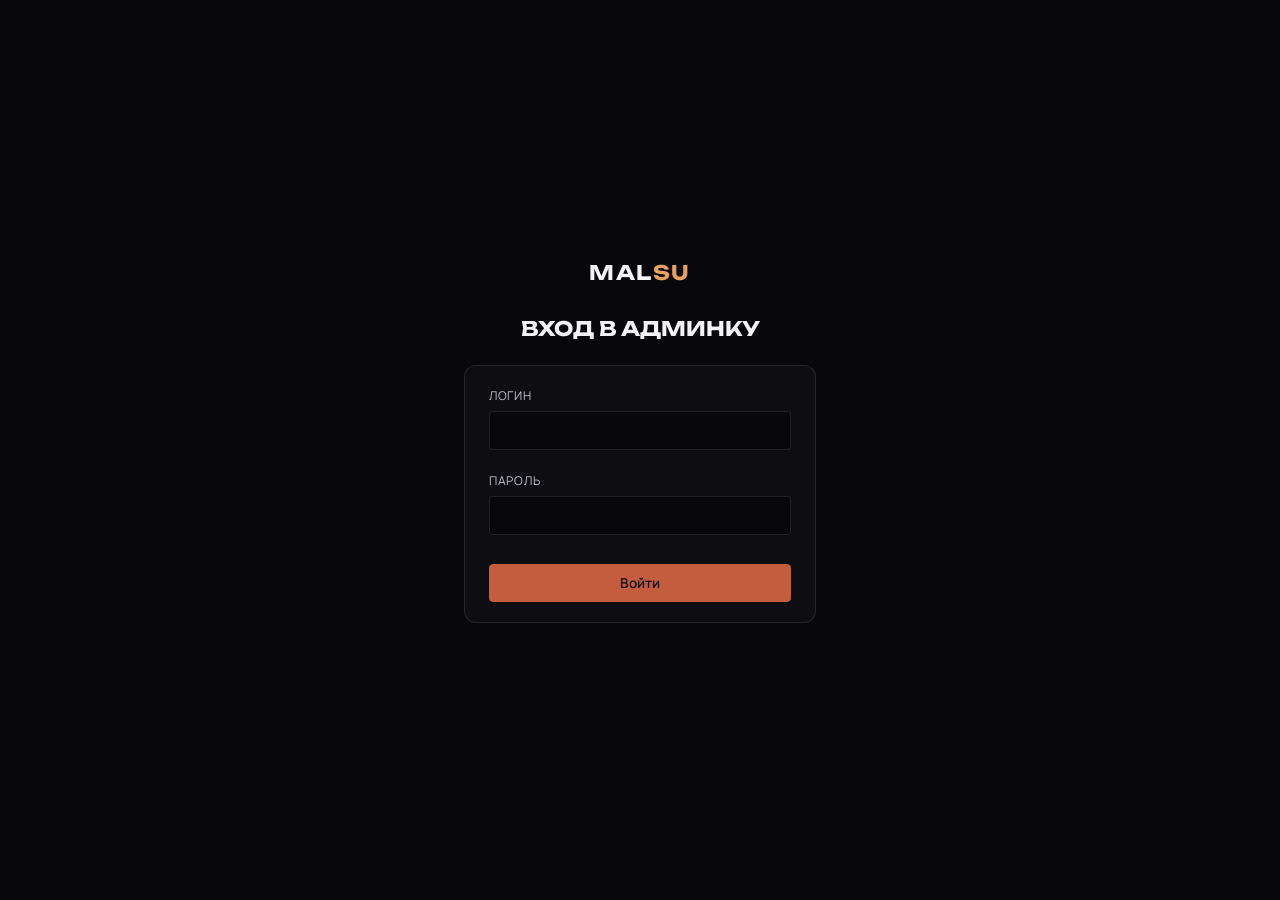
<file: admin/index.html>
<!DOCTYPE html>
<html lang="ru">
<head>
  <meta charset="UTF-8">
  <meta name="viewport" content="width=device-width, initial-scale=1.0">
  <meta name="robots" content="noindex, nofollow">
  <title>Обзор — Админ MalSu</title>
  <link rel="icon" href="../favicon.svg" type="image/svg+xml">
  <link href="https://fonts.googleapis.com/css2?family=Manrope:wght@400;500;600;700&family=Unbounded:wght@500;700&display=swap" rel="stylesheet">
  <link rel="stylesheet" href="../style.css">
  <link rel="stylesheet" href="admin.css">
</head>
<body class="admin-body">
  <div class="admin-layout">
    <aside class="admin-sidebar">
      <a href="../index.html" class="logo">Mal<span>Su</span></a>
      <nav class="admin-nav" id="admin-nav"></nav>
      <button type="button" class="admin-btn admin-btn--ghost admin-logout" id="admin-logout">Выйти</button>
    </aside>
    <main class="admin-main">
      <a href="../index.html" class="admin-back">← На сайт</a>
      <h1>Обзор</h1>

      <div class="admin-stats" id="admin-stats"></div>

      <p class="admin-highlight">Заказы в работе и на согласовании: <strong id="admin-in-work">0</strong></p>

      <section class="admin-card">
        <h2 class="admin-section">Последние заказы</h2>
        <div class="admin-table-wrap">
          <table class="admin-table">
            <thead>
              <tr>
                <th>Номер</th><th>Дата</th><th>Клиент</th><th>Категория</th><th>Статус</th><th>Дедлайн</th>
              </tr>
            </thead>
            <tbody id="admin-recent-orders"></tbody>
          </table>
        </div>
      </section>

      <section class="admin-card">
        <h2 class="admin-section">Ближайшие дедлайны</h2>
        <div class="admin-table-wrap">
          <table class="admin-table">
            <thead>
              <tr><th>Номер</th><th>Клиент</th><th>Дедлайн</th><th>Статус</th></tr>
            </thead>
            <tbody id="admin-deadlines"></tbody>
          </table>
        </div>
      </section>
    </main>
  </div>
  <script src="../data/site.js"></script>
  <script src="../data/albums.js"></script>
  <script src="../data/tracks.js"></script>
  <script src="../data/faq.js"></script>
  <script src="../data/reviews.js"></script>
  <script src="../data/pricing.js"></script>
  <script src="../data/contacts.js"></script>
  <script src="../data/team.js"></script>
  <script src="../data/news.js"></script>
  <script src="../data/index.js"></script>
  <script src="../crm/order-status.js"></script><script src="../crm/payment-status.js"></script><script src="../crm/order-activity.js"></script>
  <script src="../crm/order-model.js"></script>
  <script src="../utils/order-number.js"></script>
  <script src="../providers/admin-data.store.js"></script>
  <script src="../providers/orders.store.js"></script><script src="../providers/order-files.local.js"></script>
  <script src="../providers/local.provider.js"></script>
  <script src="../services/albums.service.js"></script>
  <script src="../services/tracks.service.js"></script>
  <script src="../services/faq.service.js"></script>
  <script src="../services/reviews.service.js"></script>
  <script src="../services/settings.service.js"></script>
  <script src="../services/pricing.service.js"></script>
  <script src="../services/orders.service.js"></script><script src="../services/order-files.service.js"></script>
  <script src="../services/data-portability.service.js"></script>
  <script src="admin-auth.js"></script><script src="admin-core.js"></script>
  <script src="admin-app.js"></script>
  <script>AdminApp.init("dashboard");</script>
</body>
</html>
</file>
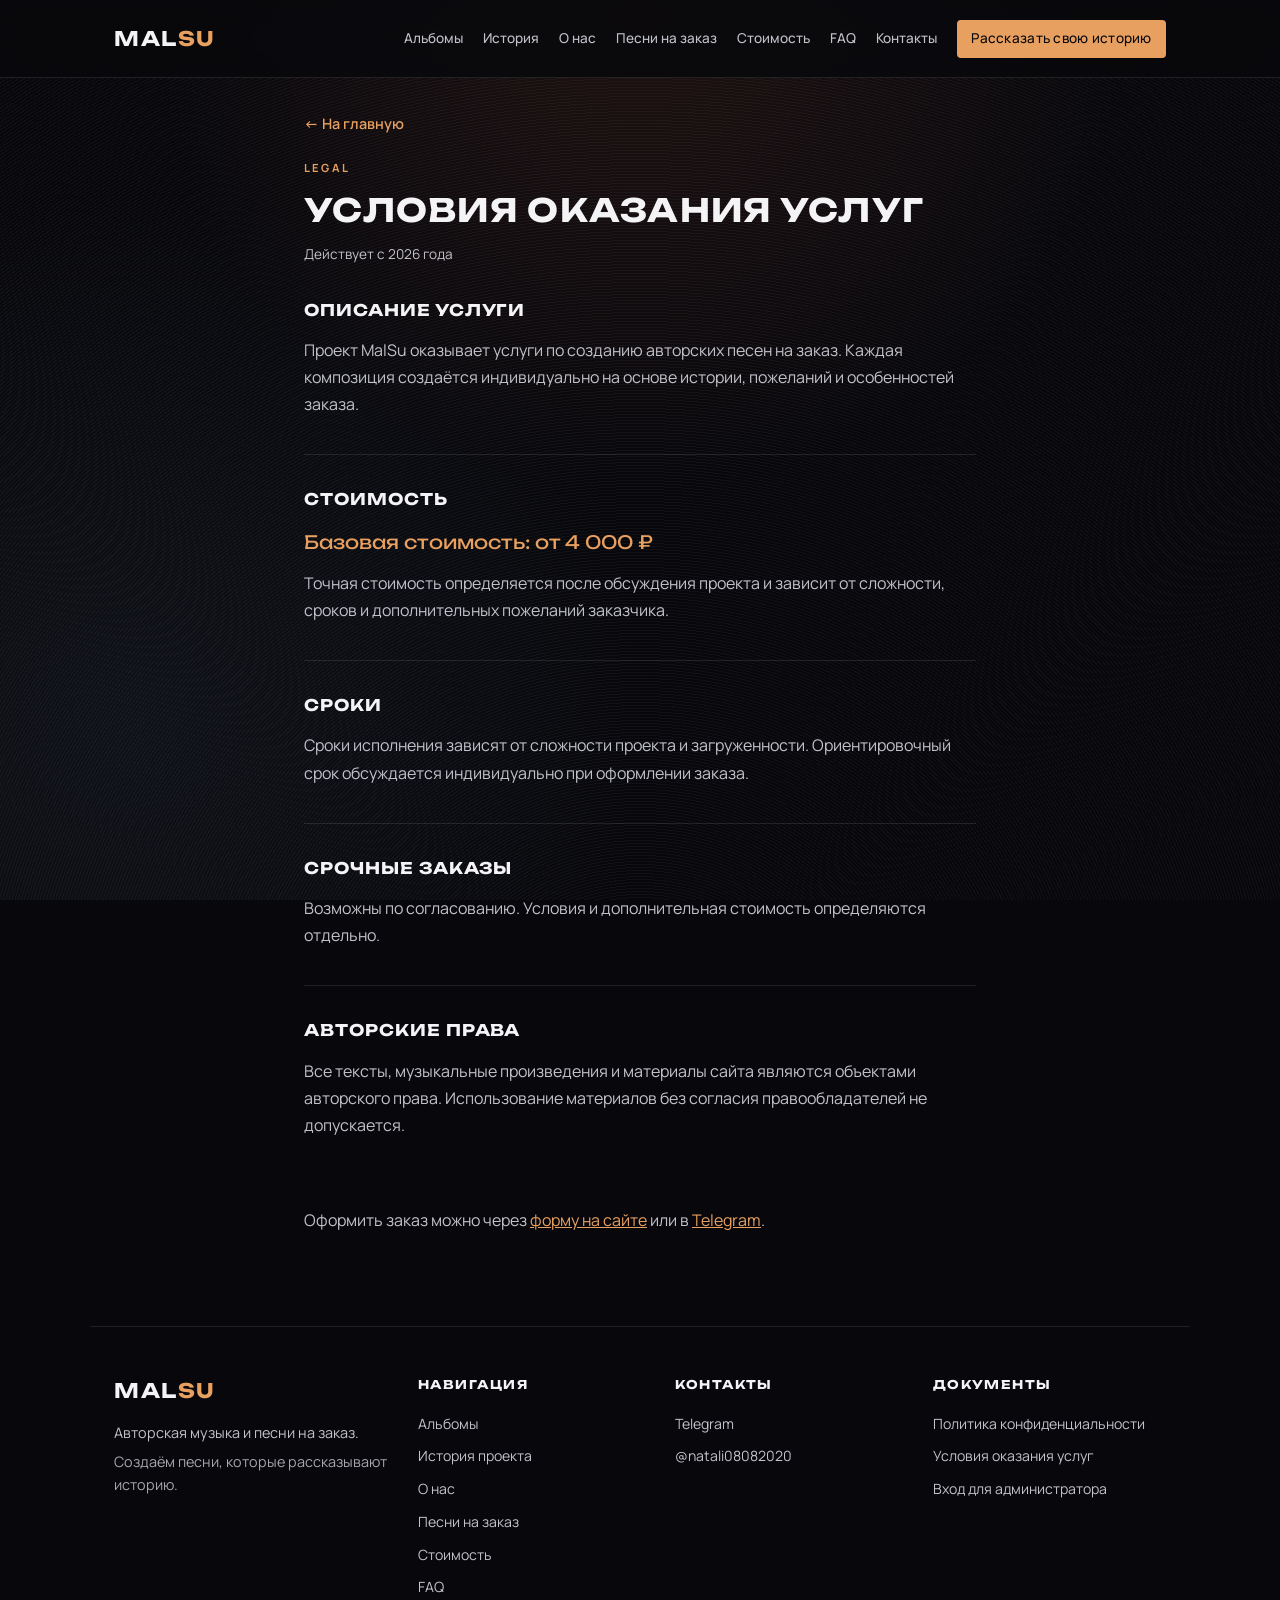
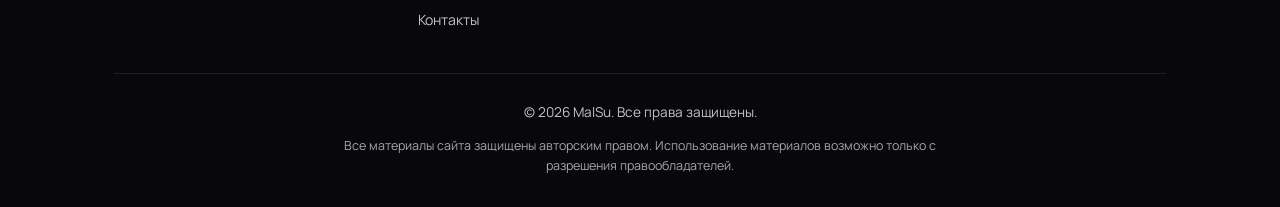
<file: offer.html>
<!DOCTYPE html>
<html lang="ru">
<head>
  <meta charset="UTF-8">
  <meta name="viewport" content="width=device-width, initial-scale=1.0">
  <meta name="description" content="Условия оказания услуг MalSu — создание авторских песен на заказ: стоимость, сроки, авторские права.">
  <meta name="robots" content="index, follow">
  <link rel="canonical" href="/offer.html">
  <title>Условия оказания услуг — MalSu</title>
  <link rel="icon" href="favicon.svg" type="image/svg+xml">
  <meta property="og:type" content="website">
  <meta property="og:locale" content="ru_RU">
  <meta property="og:site_name" content="MalSu">
  <meta property="og:title" content="Условия оказания услуг — MalSu">
  <meta property="og:description" content="Условия заказа авторской песни у MalSu: стоимость от 4 000 ₽, сроки, срочные заказы, авторские права.">
  <meta property="og:url" content="">
  <meta property="og:image" content="">
  <meta name="twitter:card" content="summary">
  <meta name="twitter:title" content="Условия оказания услуг — MalSu">
  <meta name="twitter:description" content="Условия заказа авторской песни у MalSu: стоимость, сроки и авторские права.">
  <link rel="preconnect" href="https://fonts.googleapis.com">
  <link rel="preconnect" href="https://fonts.gstatic.com" crossorigin>
  <link href="https://fonts.googleapis.com/css2?family=Manrope:wght@400;500;600;700&family=Unbounded:wght@500;700&display=swap" rel="stylesheet">
  <link rel="stylesheet" href="style.css">
</head>
<body class="page-legal">
  <div class="bg-vinyl" aria-hidden="true"></div>

  <header class="header">
    <a href="index.html" class="logo">Mal<span>Su</span></a>
    <nav class="nav">
      <a href="index.html#albums">Альбомы</a>
      <a href="index.html#story">История</a>
      <a href="index.html#team">О нас</a>
      <a href="index.html#order">Песни на заказ</a>
      <a href="index.html#pricing">Стоимость</a>
      <a href="index.html#faq">FAQ</a>
      <a href="index.html#contact">Контакты</a>
      <a href="index.html#contact" class="nav-cta" data-event="hero-story">Рассказать свою историю</a>
    </nav>
    <button class="menu-btn" type="button" aria-label="Меню" aria-expanded="false">
      <span></span><span></span><span></span>
    </button>
  </header>

  <main class="legal-main">
    <article class="legal-content">
      <a href="index.html" class="legal-back">← На главную</a>
      <span class="section-label">Legal</span>
      <h1>Условия оказания услуг</h1>
      <p class="legal-updated">Действует с 2026 года</p>

      <section class="legal-section">
        <h2>Описание услуги</h2>
        <p>
          Проект MalSu оказывает услуги по созданию авторских песен на заказ.
          Каждая композиция создаётся индивидуально на основе истории, пожеланий
          и особенностей заказа.
        </p>
      </section>

      <section class="legal-section">
        <h2>Стоимость</h2>
        <p class="legal-highlight">Базовая стоимость: от 4 000 ₽</p>
        <p>
          Точная стоимость определяется после обсуждения проекта и зависит от
          сложности, сроков и дополнительных пожеланий заказчика.
        </p>
      </section>

      <section class="legal-section">
        <h2>Сроки</h2>
        <p>
          Сроки исполнения зависят от сложности проекта и загруженности.
          Ориентировочный срок обсуждается индивидуально при оформлении заказа.
        </p>
      </section>

      <section class="legal-section">
        <h2>Срочные заказы</h2>
        <p>Возможны по согласованию. Условия и дополнительная стоимость определяются отдельно.</p>
      </section>

      <section class="legal-section">
        <h2>Авторские права</h2>
        <p>
          Все тексты, музыкальные произведения и материалы сайта являются объектами
          авторского права. Использование материалов без согласия правообладателей
          не допускается.
        </p>
      </section>

      <p class="legal-note">
        Оформить заказ можно через
        <a href="index.html#contact">форму на сайте</a> или в
        <a href="#" target="_blank" rel="noopener noreferrer" data-site-link="telegram">Telegram</a>.
      </p>
    </article>
  </main>

  <footer class="site-footer">
    <div class="site-footer-grid">
      <div class="footer-col footer-col--brand">
        <a href="admin/login.html" class="footer-logo">Mal<span>Su</span></a>
        <p>Авторская музыка и песни на заказ.</p>
        <p class="footer-tagline">Создаём песни, которые рассказывают историю.</p>
      </div>
      <div class="footer-col">
        <h3 class="footer-heading">Навигация</h3>
        <ul class="footer-nav">
          <li><a href="index.html#albums">Альбомы</a></li>
          <li><a href="index.html#story">История проекта</a></li>
          <li><a href="index.html#team">О нас</a></li>
          <li><a href="index.html#order">Песни на заказ</a></li>
          <li><a href="index.html#pricing">Стоимость</a></li>
          <li><a href="index.html#faq">FAQ</a></li>
          <li><a href="index.html#contact">Контакты</a></li>
        </ul>
      </div>
      <div class="footer-col">
        <h3 class="footer-heading">Контакты</h3>
        <ul class="footer-nav">
          <li><a href="#" target="_blank" rel="noopener noreferrer" data-site-link="telegram">Telegram</a></li>
          <li><a href="#" target="_blank" rel="noopener noreferrer" data-site-link="telegram" data-site-text="telegramUser">@natali08082020</a></li>
        </ul>
      </div>
      <div class="footer-col">
        <h3 class="footer-heading">Документы</h3>
        <ul class="footer-nav">
          <li><a href="privacy.html">Политика конфиденциальности</a></li>
          <li><a href="offer.html">Условия оказания услуг</a></li>
          <li><a href="admin/login.html">Вход для администратора</a></li>
        </ul>
      </div>
    </div>
    <div class="site-footer-bottom">
      <p class="footer-copy">© 2026 MalSu. Все права защищены.</p>
      <p class="footer-legal">
        Все материалы сайта защищены авторским правом.
        Использование материалов возможно только с разрешения правообладателей.
      </p>
    </div>
  </footer>

  <script src="data/site.js"></script>
  <script src="data/albums.js"></script>
  <script src="data/tracks.js"></script>
  <script src="data/faq.js"></script>
  <script src="data/reviews.js"></script>
  <script src="data/pricing.js"></script>
  <script src="data/contacts.js"></script>
  <script src="data/team.js"></script>
  <script src="data/news.js"></script>
  <script src="data/index.js"></script>
  <script src="utils/site-config.js"></script>
  <script src="utils/site-links.js"></script>
  <script src="utils/seo.js"></script>
  <script src="analytics/events.js"></script>
  <script src="pages.js"></script>
</body>
</html>
</file>
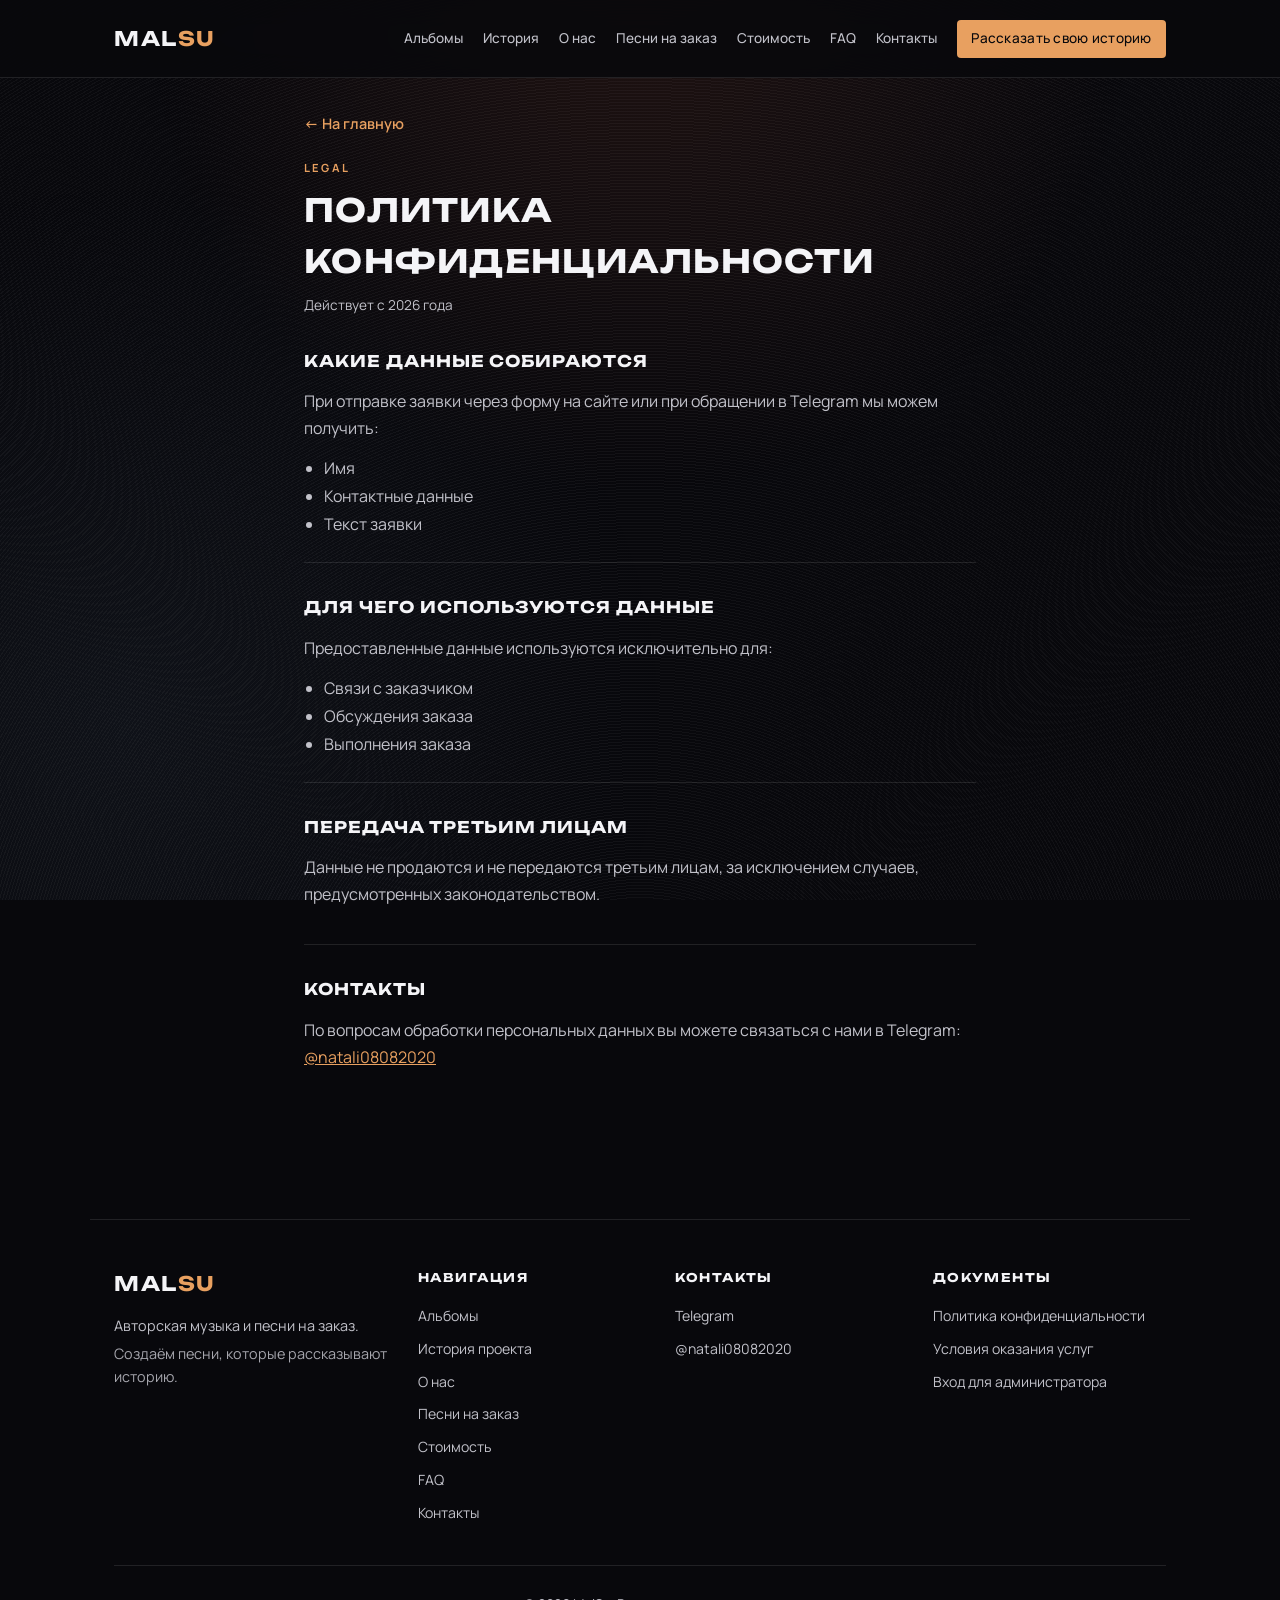
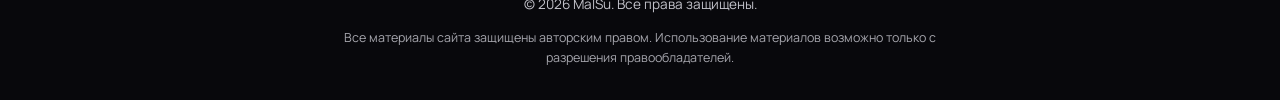
<file: privacy.html>
<!DOCTYPE html>
<html lang="ru">
<head>
  <meta charset="UTF-8">
  <meta name="viewport" content="width=device-width, initial-scale=1.0">
  <meta name="description" content="Политика конфиденциальности MalSu — как мы собираем и используем данные при оформлении заказа на авторскую песню.">
  <meta name="robots" content="index, follow">
  <link rel="canonical" href="/privacy.html">
  <title>Политика конфиденциальности — MalSu</title>
  <link rel="icon" href="favicon.svg" type="image/svg+xml">
  <meta property="og:type" content="website">
  <meta property="og:locale" content="ru_RU">
  <meta property="og:site_name" content="MalSu">
  <meta property="og:title" content="Политика конфиденциальности — MalSu">
  <meta property="og:description" content="Какие данные собирает MalSu и как они используются при заказе авторской песни.">
  <meta property="og:url" content="">
  <meta property="og:image" content="">
  <meta name="twitter:card" content="summary">
  <meta name="twitter:title" content="Политика конфиденциальности — MalSu">
  <meta name="twitter:description" content="Какие данные собирает MalSu и как они используются при заказе авторской песни.">
  <link rel="preconnect" href="https://fonts.googleapis.com">
  <link rel="preconnect" href="https://fonts.gstatic.com" crossorigin>
  <link href="https://fonts.googleapis.com/css2?family=Manrope:wght@400;500;600;700&family=Unbounded:wght@500;700&display=swap" rel="stylesheet">
  <link rel="stylesheet" href="style.css">
</head>
<body class="page-legal">
  <div class="bg-vinyl" aria-hidden="true"></div>

  <header class="header">
    <a href="index.html" class="logo">Mal<span>Su</span></a>
    <nav class="nav">
      <a href="index.html#albums">Альбомы</a>
      <a href="index.html#story">История</a>
      <a href="index.html#team">О нас</a>
      <a href="index.html#order">Песни на заказ</a>
      <a href="index.html#pricing">Стоимость</a>
      <a href="index.html#faq">FAQ</a>
      <a href="index.html#contact">Контакты</a>
      <a href="index.html#contact" class="nav-cta" data-event="hero-story">Рассказать свою историю</a>
    </nav>
    <button class="menu-btn" type="button" aria-label="Меню" aria-expanded="false">
      <span></span><span></span><span></span>
    </button>
  </header>

  <main class="legal-main">
    <article class="legal-content">
      <a href="index.html" class="legal-back">← На главную</a>
      <span class="section-label">Legal</span>
      <h1>Политика конфиденциальности</h1>
      <p class="legal-updated">Действует с 2026 года</p>

      <section class="legal-section">
        <h2>Какие данные собираются</h2>
        <p>При отправке заявки через форму на сайте или при обращении в Telegram мы можем получить:</p>
        <ul>
          <li>Имя</li>
          <li>Контактные данные</li>
          <li>Текст заявки</li>
        </ul>
      </section>

      <section class="legal-section">
        <h2>Для чего используются данные</h2>
        <p>Предоставленные данные используются исключительно для:</p>
        <ul>
          <li>Связи с заказчиком</li>
          <li>Обсуждения заказа</li>
          <li>Выполнения заказа</li>
        </ul>
      </section>

      <section class="legal-section">
        <h2>Передача третьим лицам</h2>
        <p>
          Данные не продаются и не передаются третьим лицам,
          за исключением случаев, предусмотренных законодательством.
        </p>
      </section>

      <section class="legal-section">
        <h2>Контакты</h2>
        <p>
          По вопросам обработки персональных данных вы можете связаться с нами в Telegram:
          <a href="#" target="_blank" rel="noopener noreferrer" data-site-link="telegram" data-site-text="telegramUser">@natali08082020</a>
        </p>
      </section>
    </article>
  </main>

  <footer class="site-footer">
    <div class="site-footer-grid">
      <div class="footer-col footer-col--brand">
        <a href="admin/login.html" class="footer-logo">Mal<span>Su</span></a>
        <p>Авторская музыка и песни на заказ.</p>
        <p class="footer-tagline">Создаём песни, которые рассказывают историю.</p>
      </div>
      <div class="footer-col">
        <h3 class="footer-heading">Навигация</h3>
        <ul class="footer-nav">
          <li><a href="index.html#albums">Альбомы</a></li>
          <li><a href="index.html#story">История проекта</a></li>
          <li><a href="index.html#team">О нас</a></li>
          <li><a href="index.html#order">Песни на заказ</a></li>
          <li><a href="index.html#pricing">Стоимость</a></li>
          <li><a href="index.html#faq">FAQ</a></li>
          <li><a href="index.html#contact">Контакты</a></li>
        </ul>
      </div>
      <div class="footer-col">
        <h3 class="footer-heading">Контакты</h3>
        <ul class="footer-nav">
          <li><a href="#" target="_blank" rel="noopener noreferrer" data-site-link="telegram">Telegram</a></li>
          <li><a href="#" target="_blank" rel="noopener noreferrer" data-site-link="telegram" data-site-text="telegramUser">@natali08082020</a></li>
        </ul>
      </div>
      <div class="footer-col">
        <h3 class="footer-heading">Документы</h3>
        <ul class="footer-nav">
          <li><a href="privacy.html">Политика конфиденциальности</a></li>
          <li><a href="offer.html">Условия оказания услуг</a></li>
          <li><a href="admin/login.html">Вход для администратора</a></li>
        </ul>
      </div>
    </div>
    <div class="site-footer-bottom">
      <p class="footer-copy">© 2026 MalSu. Все права защищены.</p>
      <p class="footer-legal">
        Все материалы сайта защищены авторским правом.
        Использование материалов возможно только с разрешения правообладателей.
      </p>
    </div>
  </footer>

  <script src="data/site.js"></script>
  <script src="data/albums.js"></script>
  <script src="data/tracks.js"></script>
  <script src="data/faq.js"></script>
  <script src="data/reviews.js"></script>
  <script src="data/pricing.js"></script>
  <script src="data/contacts.js"></script>
  <script src="data/team.js"></script>
  <script src="data/news.js"></script>
  <script src="data/index.js"></script>
  <script src="utils/site-config.js"></script>
  <script src="utils/site-links.js"></script>
  <script src="utils/seo.js"></script>
  <script src="analytics/events.js"></script>
  <script src="pages.js"></script>
</body>
</html>
</file>
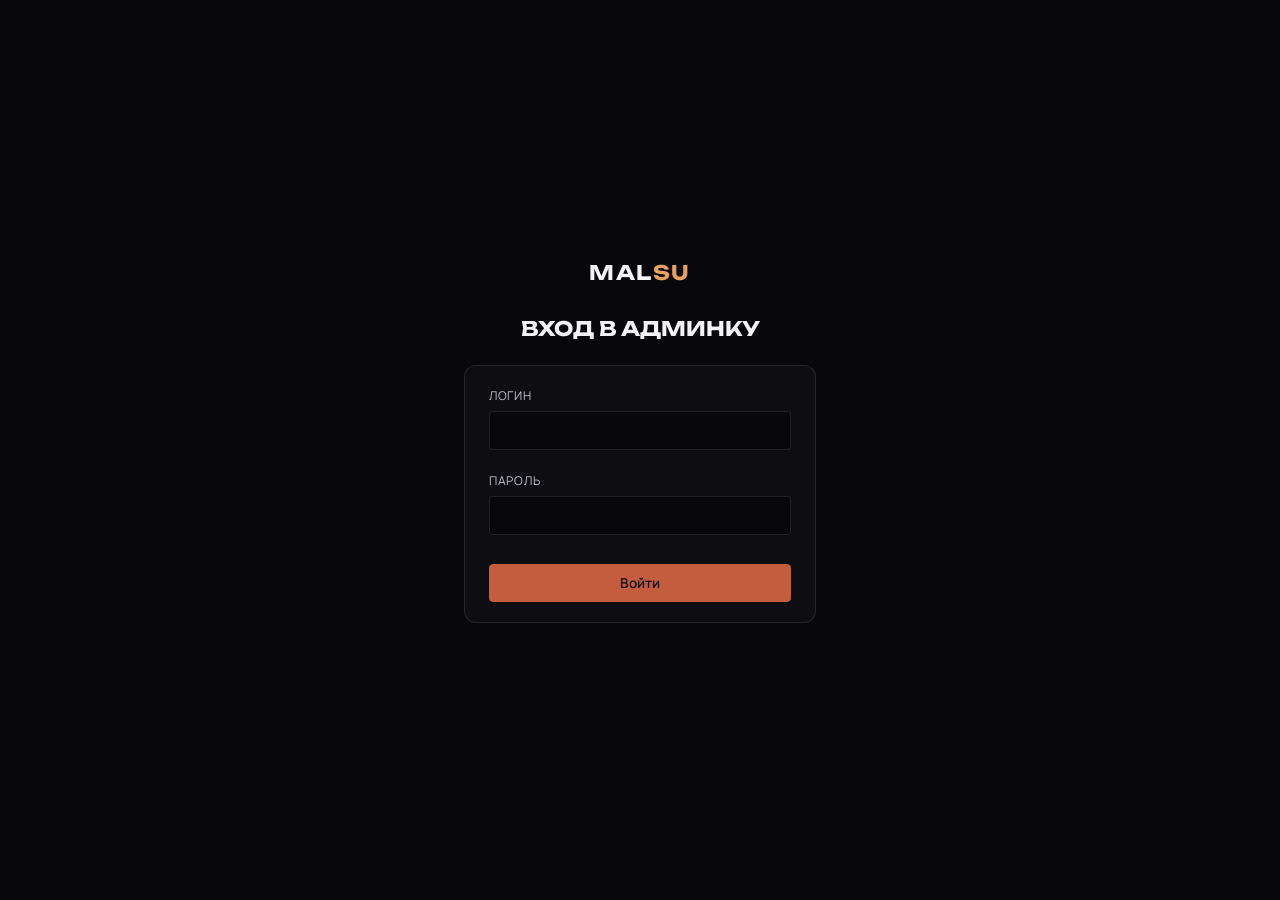
<file: admin/albums.html>
<!DOCTYPE html>
<html lang="ru">
<head>
  <meta charset="UTF-8">
  <meta name="viewport" content="width=device-width, initial-scale=1.0">
  <meta name="robots" content="noindex, nofollow">
  <title>Альбомы — Админ MalSu</title>
  <link rel="icon" href="../favicon.svg" type="image/svg+xml">
  <link href="https://fonts.googleapis.com/css2?family=Manrope:wght@400;500;600;700&family=Unbounded:wght@500;700&display=swap" rel="stylesheet">
  <link rel="stylesheet" href="../style.css">
  <link rel="stylesheet" href="admin.css">
</head>
<body class="admin-body">
  <div class="admin-layout">
    <aside class="admin-sidebar"><a href="../index.html" class="logo">Mal<span>Su</span></a><nav class="admin-nav" id="admin-nav"></nav>
      <button type="button" class="admin-btn admin-btn--ghost admin-logout" id="admin-logout">Выйти</button></aside>
    <main class="admin-main">
      <a href="../index.html" class="admin-back">← На сайт</a>
      <h1>Альбомы</h1>
      <div id="admin-albums-root"></div>
    </main>
  </div>
  <script src="../data/site.js"></script><script src="../data/albums.js"></script><script src="../data/tracks.js"></script><script src="../data/faq.js"></script><script src="../data/reviews.js"></script><script src="../data/pricing.js"></script><script src="../data/contacts.js"></script><script src="../data/team.js"></script><script src="../data/news.js"></script><script src="../data/index.js"></script><script src="../crm/order-status.js"></script><script src="../crm/payment-status.js"></script><script src="../crm/order-activity.js"></script><script src="../crm/order-model.js"></script><script src="../utils/order-number.js"></script><script src="../providers/admin-data.store.js"></script><script src="../providers/orders.store.js"></script><script src="../providers/order-files.local.js"></script><script src="../providers/local.provider.js"></script><script src="../services/albums.service.js"></script><script src="../services/tracks.service.js"></script><script src="../services/faq.service.js"></script><script src="../services/reviews.service.js"></script><script src="../services/settings.service.js"></script><script src="../services/pricing.service.js"></script><script src="../services/orders.service.js"></script><script src="../services/order-files.service.js"></script><script src="../services/data-portability.service.js"></script><script src="admin-auth.js"></script><script src="admin-core.js"></script><script src="admin-app.js"></script><script>AdminApp.init("albums");</script>
</body>
</html>
</file>
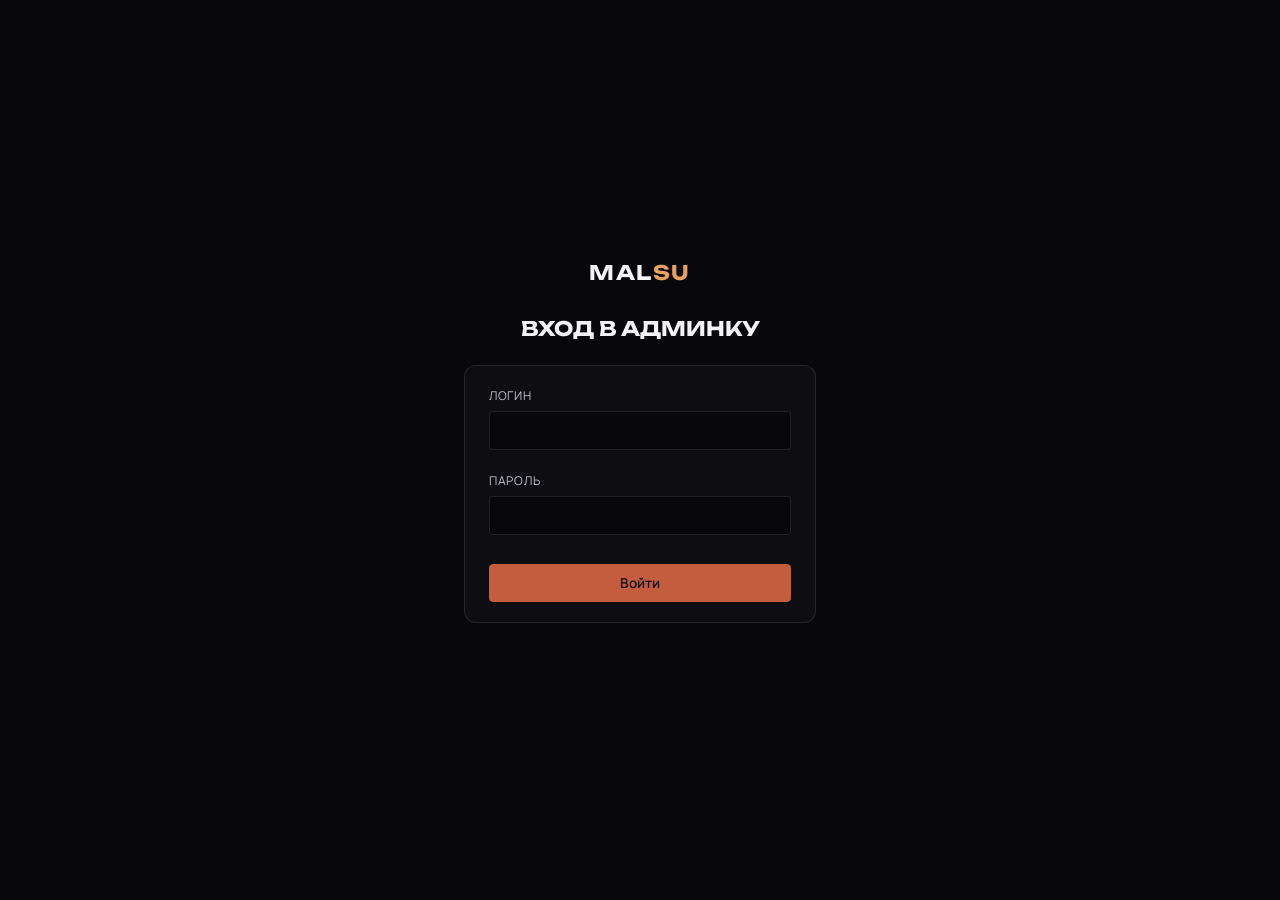
<file: admin/faq.html>
<!DOCTYPE html>
<html lang="ru">
<head>
  <meta charset="UTF-8">
  <meta name="viewport" content="width=device-width, initial-scale=1.0">
  <meta name="robots" content="noindex, nofollow">
  <title>FAQ — Админ MalSu</title>
  <link rel="icon" href="../favicon.svg" type="image/svg+xml">
  <link href="https://fonts.googleapis.com/css2?family=Manrope:wght@400;500;600;700&family=Unbounded:wght@500;700&display=swap" rel="stylesheet">
  <link rel="stylesheet" href="../style.css">
  <link rel="stylesheet" href="admin.css">
</head>
<body class="admin-body">
  <div class="admin-layout">
    <aside class="admin-sidebar"><a href="../index.html" class="logo">Mal<span>Su</span></a><nav class="admin-nav" id="admin-nav"></nav>
      <button type="button" class="admin-btn admin-btn--ghost admin-logout" id="admin-logout">Выйти</button></aside>
    <main class="admin-main">
      <a href="../index.html" class="admin-back">← На сайт</a>
      <h1>FAQ</h1>
      <div id="admin-faq-root"></div>
    </main>
  </div>
  <script src="../data/site.js"></script><script src="../data/albums.js"></script><script src="../data/tracks.js"></script><script src="../data/faq.js"></script><script src="../data/reviews.js"></script><script src="../data/pricing.js"></script><script src="../data/contacts.js"></script><script src="../data/team.js"></script><script src="../data/news.js"></script><script src="../data/index.js"></script><script src="../crm/order-status.js"></script><script src="../crm/payment-status.js"></script><script src="../crm/order-activity.js"></script><script src="../crm/order-model.js"></script><script src="../utils/order-number.js"></script><script src="../providers/admin-data.store.js"></script><script src="../providers/orders.store.js"></script><script src="../providers/order-files.local.js"></script><script src="../providers/local.provider.js"></script><script src="../services/albums.service.js"></script><script src="../services/tracks.service.js"></script><script src="../services/faq.service.js"></script><script src="../services/reviews.service.js"></script><script src="../services/settings.service.js"></script><script src="../services/pricing.service.js"></script><script src="../services/orders.service.js"></script><script src="../services/order-files.service.js"></script><script src="../services/data-portability.service.js"></script><script src="admin-auth.js"></script><script src="admin-core.js"></script><script src="admin-app.js"></script><script>AdminApp.init("faq");</script>
</body>
</html>
</file>
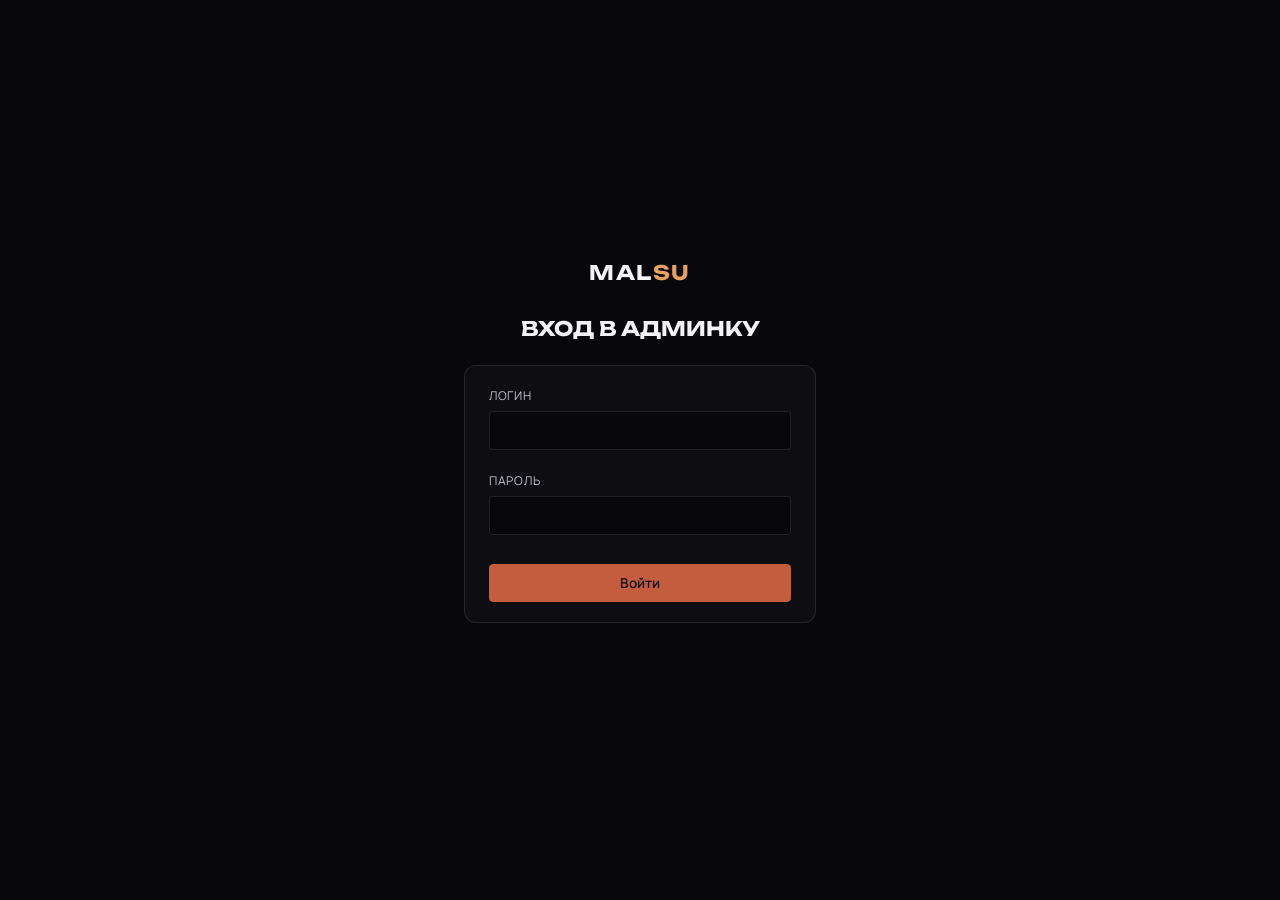
<file: admin/login.html>
<!DOCTYPE html>
<html lang="ru">
<head>
  <meta charset="UTF-8">
  <meta name="viewport" content="width=device-width, initial-scale=1.0">
  <meta name="robots" content="noindex, nofollow">
  <title>Вход — Админ MalSu</title>
  <link rel="icon" href="../favicon.svg" type="image/svg+xml">
  <link href="https://fonts.googleapis.com/css2?family=Manrope:wght@400;500;600;700&family=Unbounded:wght@500;700&display=swap" rel="stylesheet">
  <link rel="stylesheet" href="../style.css">
  <link rel="stylesheet" href="admin.css">
</head>
<body class="admin-body admin-login-body">
  <main class="admin-login">
    <a href="../index.html" class="logo admin-login-logo">Mal<span>Su</span></a>
    <h1>Вход в админку</h1>
    <form id="login-form" class="admin-login-form admin-card">
      <div class="admin-field admin-field--full">
        <label for="login-user">Логин</label>
        <input id="login-user" name="username" type="text" autocomplete="username" required>
      </div>
      <div class="admin-field admin-field--full">
        <label for="login-pass">Пароль</label>
        <input id="login-pass" name="password" type="password" autocomplete="current-password" required>
      </div>
      <p id="login-error" class="admin-error is-hidden">Неверный логин или пароль</p>
      <button type="submit" class="admin-btn admin-btn--primary admin-btn--block">Войти</button>
    </form>
  </main>
  <script src="../data/site.js"></script>
  <script src="../data/contacts.js"></script>
  <script src="../data/index.js"></script>
  <script src="../providers/admin-data.store.js"></script>
  <script src="../providers/local.provider.js"></script>
  <script src="../services/settings.service.js"></script>
  <script src="admin-auth.js"></script>
  <script>
    AdminAuth.redirectIfAuthenticated();
    document.getElementById("login-form").addEventListener("submit", (e) => {
      e.preventDefault();
      const fd = new FormData(e.target);
      const username = (fd.get("username") || "").toString().trim();
      const password = (fd.get("password") || "").toString();
      const err = document.getElementById("login-error");
      if (AdminAuth.login(username, password)) {
        window.location.href = "index.html";
      } else {
        err.classList.remove("is-hidden");
      }
    });
  </script>
</body>
</html>
</file>
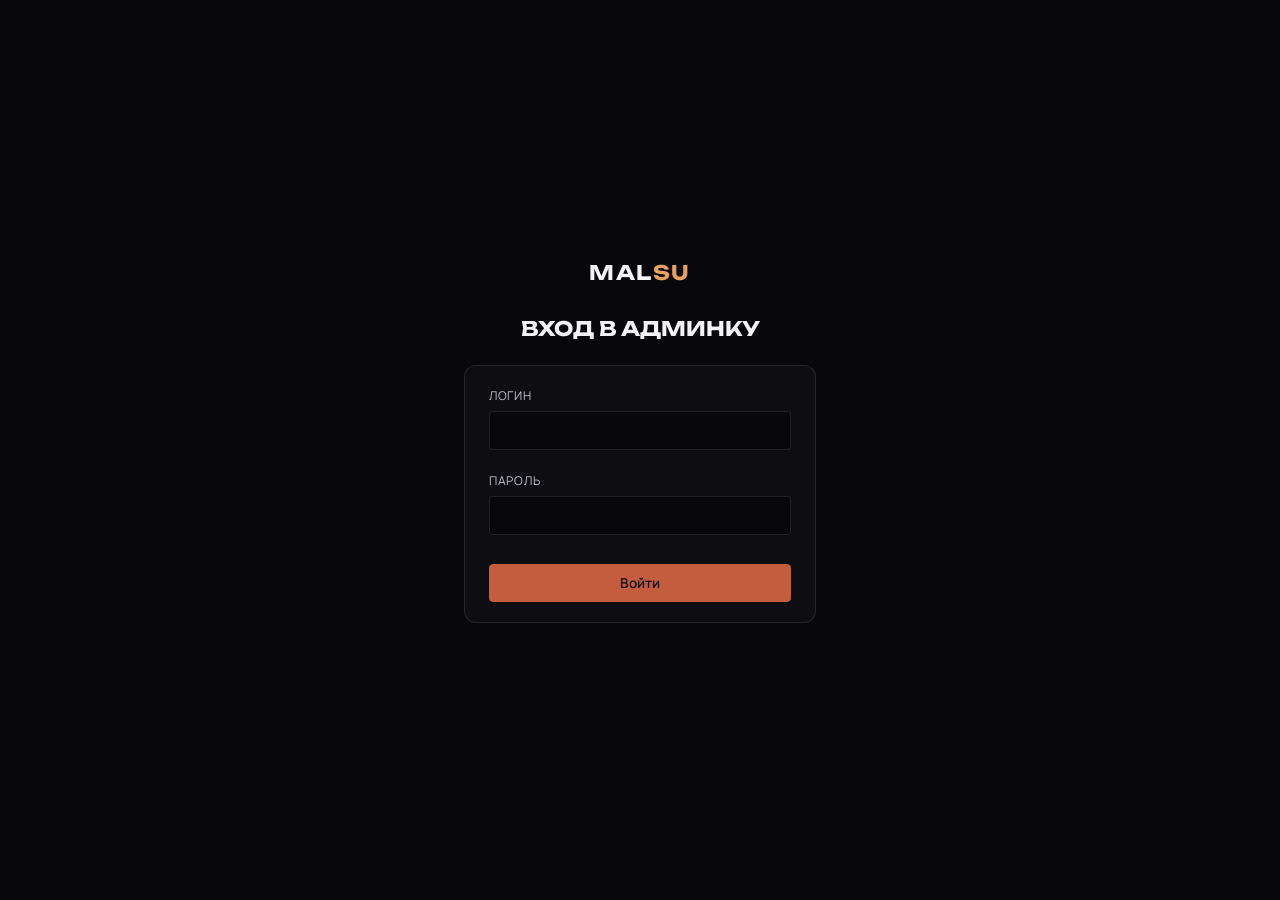
<file: admin/order.html>
<!DOCTYPE html>
<html lang="ru">
<head>
  <meta charset="UTF-8">
  <meta name="viewport" content="width=device-width, initial-scale=1.0">
  <meta name="robots" content="noindex, nofollow">
  <title>Карточка заказа — Админ MalSu</title>
  <link rel="icon" href="../favicon.svg" type="image/svg+xml">
  <link href="https://fonts.googleapis.com/css2?family=Manrope:wght@400;500;600;700&family=Unbounded:wght@500;700&display=swap" rel="stylesheet">
  <link rel="stylesheet" href="../style.css">
  <link rel="stylesheet" href="admin.css">
</head>
<body class="admin-body">
  <div class="admin-layout">
    <aside class="admin-sidebar">
      <a href="../index.html" class="logo">Mal<span>Su</span></a>
      <nav class="admin-nav" id="admin-nav"></nav>
      <button type="button" class="admin-btn admin-btn--ghost admin-logout" id="admin-logout">Выйти</button>
    </aside>
    <main class="admin-main">
      <a href="orders.html" class="admin-back">← К заказам</a>
      <h1>Карточка заказа</h1>
      <div id="admin-order-root"></div>
    </main>
  </div>
  <script src="../data/site.js"></script>
  <script src="../data/albums.js"></script>
  <script src="../data/tracks.js"></script>
  <script src="../data/faq.js"></script>
  <script src="../data/reviews.js"></script>
  <script src="../data/pricing.js"></script>
  <script src="../data/contacts.js"></script>
  <script src="../data/team.js"></script>
  <script src="../data/news.js"></script>
  <script src="../data/index.js"></script>
  <script src="../crm/order-status.js"></script><script src="../crm/payment-status.js"></script><script src="../crm/order-activity.js"></script>
  <script src="../crm/order-model.js"></script>
  <script src="../utils/order-number.js"></script>
  <script src="../providers/admin-data.store.js"></script>
  <script src="../providers/orders.store.js"></script><script src="../providers/order-files.local.js"></script>
  <script src="../providers/local.provider.js"></script>
  <script src="../services/albums.service.js"></script>
  <script src="../services/tracks.service.js"></script>
  <script src="../services/faq.service.js"></script>
  <script src="../services/reviews.service.js"></script>
  <script src="../services/settings.service.js"></script>
  <script src="../services/pricing.service.js"></script>
  <script src="../services/orders.service.js"></script><script src="../services/order-files.service.js"></script>
  <script src="../services/data-portability.service.js"></script>
  <script src="admin-auth.js"></script><script src="admin-core.js"></script>
  <script src="admin-app.js"></script>
  <script>AdminApp.init("orderDetail");</script>
</body>
</html>
</file>
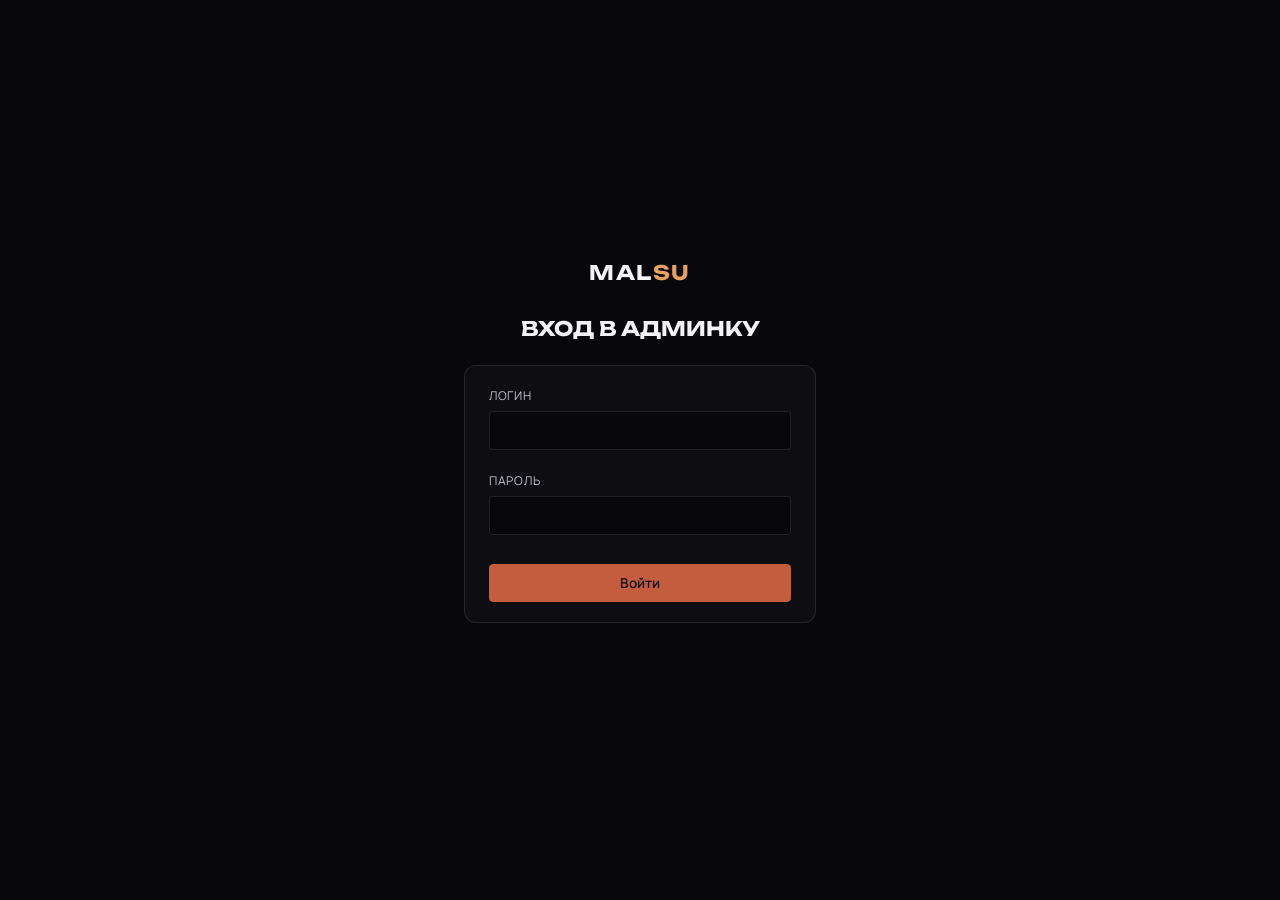
<file: admin/orders.html>
<!DOCTYPE html>
<html lang="ru">
<head>
  <meta charset="UTF-8">
  <meta name="viewport" content="width=device-width, initial-scale=1.0">
  <meta name="robots" content="noindex, nofollow">
  <title>Заказы — Админ MalSu</title>
  <link rel="icon" href="../favicon.svg" type="image/svg+xml">
  <link href="https://fonts.googleapis.com/css2?family=Manrope:wght@400;500;600;700&family=Unbounded:wght@500;700&display=swap" rel="stylesheet">
  <link rel="stylesheet" href="../style.css">
  <link rel="stylesheet" href="admin.css">
</head>
<body class="admin-body">
  <div class="admin-layout">
    <aside class="admin-sidebar">
      <a href="../index.html" class="logo">Mal<span>Su</span></a>
      <nav class="admin-nav" id="admin-nav"></nav>
      <button type="button" class="admin-btn admin-btn--ghost admin-logout" id="admin-logout">Выйти</button>
    </aside>
    <main class="admin-main">
      <a href="../index.html" class="admin-back">← На сайт</a>
      <h1>CRM — Заказы</h1>
      <div id="admin-orders-root"></div>
    </main>
  </div>
  <script src="../data/site.js"></script>
  <script src="../data/albums.js"></script>
  <script src="../data/tracks.js"></script>
  <script src="../data/faq.js"></script>
  <script src="../data/reviews.js"></script>
  <script src="../data/pricing.js"></script>
  <script src="../data/contacts.js"></script>
  <script src="../data/team.js"></script>
  <script src="../data/news.js"></script>
  <script src="../data/index.js"></script>
  <script src="../crm/order-status.js"></script><script src="../crm/payment-status.js"></script><script src="../crm/order-activity.js"></script>
  <script src="../crm/order-model.js"></script>
  <script src="../utils/order-number.js"></script>
  <script src="../providers/admin-data.store.js"></script>
  <script src="../providers/orders.store.js"></script><script src="../providers/order-files.local.js"></script>
  <script src="../providers/local.provider.js"></script>
  <script src="../services/albums.service.js"></script>
  <script src="../services/tracks.service.js"></script>
  <script src="../services/faq.service.js"></script>
  <script src="../services/reviews.service.js"></script>
  <script src="../services/settings.service.js"></script>
  <script src="../services/pricing.service.js"></script>
  <script src="../services/orders.service.js"></script><script src="../services/order-files.service.js"></script>
  <script src="../services/data-portability.service.js"></script>
  <script src="admin-auth.js"></script><script src="admin-core.js"></script>
  <script src="admin-app.js"></script>
  <script>AdminApp.init("orders");</script>
</body>
</html>
</file>
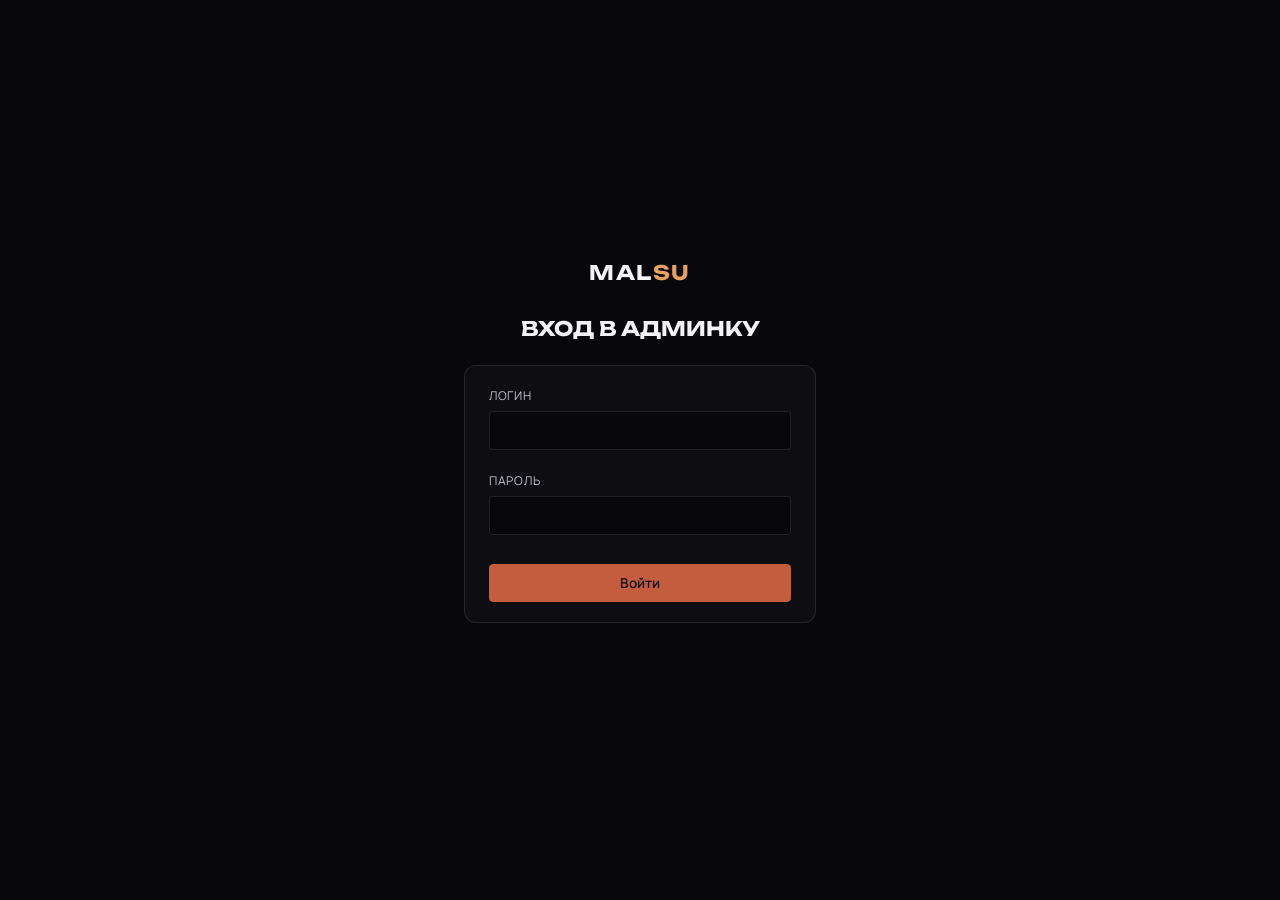
<file: admin/pricing.html>
<!DOCTYPE html>
<html lang="ru">
<head>
  <meta charset="UTF-8">
  <meta name="viewport" content="width=device-width, initial-scale=1.0">
  <meta name="robots" content="noindex, nofollow">
  <title>Стоимость — Админ MalSu</title>
  <link rel="icon" href="../favicon.svg" type="image/svg+xml">
  <link href="https://fonts.googleapis.com/css2?family=Manrope:wght@400;500;600;700&family=Unbounded:wght@500;700&display=swap" rel="stylesheet">
  <link rel="stylesheet" href="../style.css">
  <link rel="stylesheet" href="admin.css">
</head>
<body class="admin-body">
  <div class="admin-layout">
    <aside class="admin-sidebar"><a href="../index.html" class="logo">Mal<span>Su</span></a><nav class="admin-nav" id="admin-nav"></nav>
      <button type="button" class="admin-btn admin-btn--ghost admin-logout" id="admin-logout">Выйти</button></aside>
    <main class="admin-main">
      <a href="../index.html" class="admin-back">← На сайт</a>
      <h1>Стоимость</h1>
      <div id="admin-pricing-root"></div>
    </main>
  </div>
  <script src="../data/site.js"></script><script src="../data/albums.js"></script><script src="../data/tracks.js"></script><script src="../data/faq.js"></script><script src="../data/reviews.js"></script><script src="../data/pricing.js"></script><script src="../data/contacts.js"></script><script src="../data/team.js"></script><script src="../data/news.js"></script><script src="../data/index.js"></script><script src="../crm/order-status.js"></script><script src="../crm/payment-status.js"></script><script src="../crm/order-activity.js"></script><script src="../crm/order-model.js"></script><script src="../utils/order-number.js"></script><script src="../providers/admin-data.store.js"></script><script src="../providers/orders.store.js"></script><script src="../providers/order-files.local.js"></script><script src="../providers/local.provider.js"></script><script src="../services/albums.service.js"></script><script src="../services/tracks.service.js"></script><script src="../services/faq.service.js"></script><script src="../services/reviews.service.js"></script><script src="../services/settings.service.js"></script><script src="../services/pricing.service.js"></script><script src="../services/orders.service.js"></script><script src="../services/order-files.service.js"></script><script src="../services/data-portability.service.js"></script><script src="admin-auth.js"></script><script src="admin-core.js"></script><script src="admin-app.js"></script><script>AdminApp.init("pricing");</script>
</body>
</html>
</file>
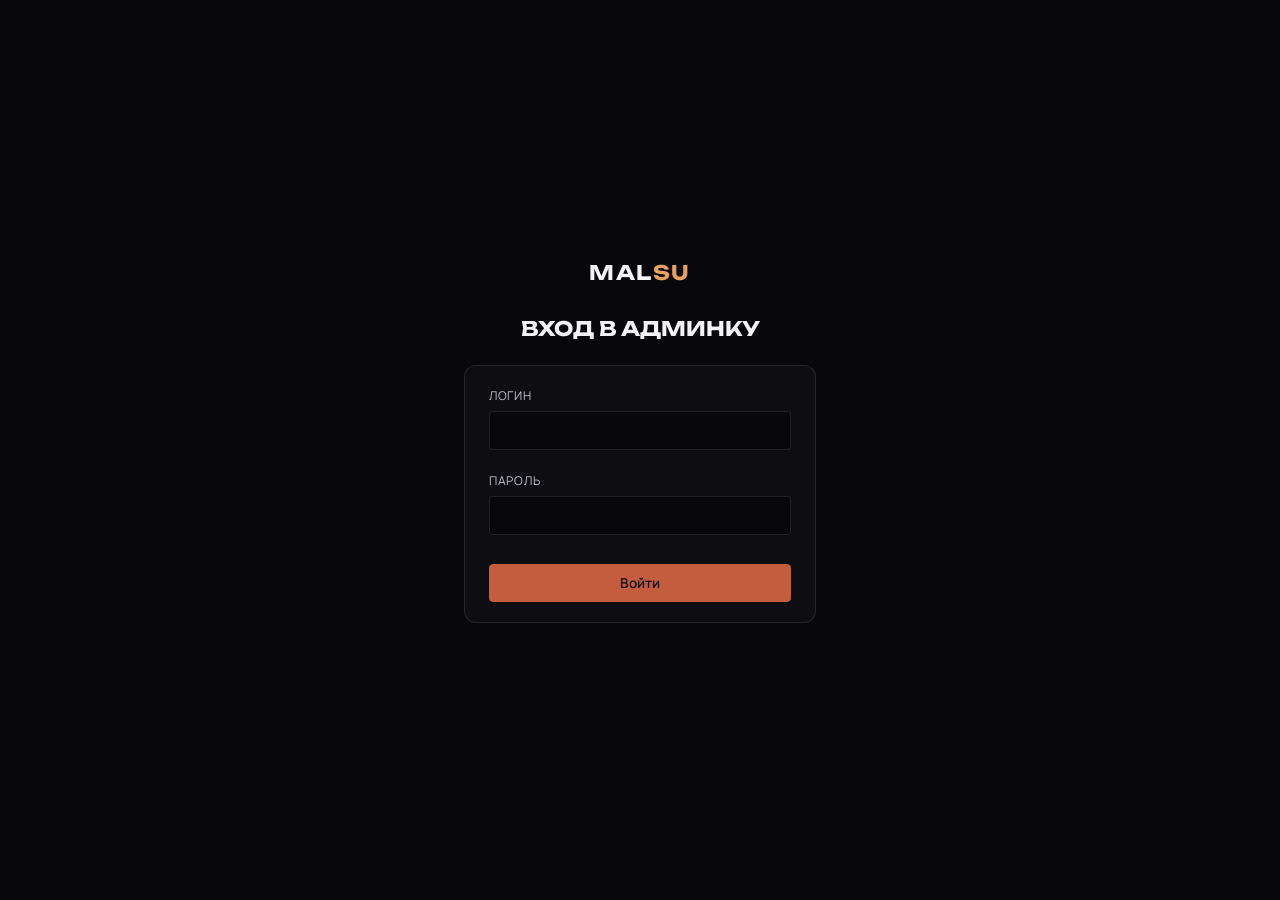
<file: admin/reviews.html>
<!DOCTYPE html>
<html lang="ru">
<head>
  <meta charset="UTF-8">
  <meta name="viewport" content="width=device-width, initial-scale=1.0">
  <meta name="robots" content="noindex, nofollow">
  <title>Отзывы — Админ MalSu</title>
  <link rel="icon" href="../favicon.svg" type="image/svg+xml">
  <link href="https://fonts.googleapis.com/css2?family=Manrope:wght@400;500;600;700&family=Unbounded:wght@500;700&display=swap" rel="stylesheet">
  <link rel="stylesheet" href="../style.css">
  <link rel="stylesheet" href="admin.css">
</head>
<body class="admin-body">
  <div class="admin-layout">
    <aside class="admin-sidebar"><a href="../index.html" class="logo">Mal<span>Su</span></a><nav class="admin-nav" id="admin-nav"></nav>
      <button type="button" class="admin-btn admin-btn--ghost admin-logout" id="admin-logout">Выйти</button></aside>
    <main class="admin-main">
      <a href="../index.html" class="admin-back">← На сайт</a>
      <h1>Отзывы</h1>
      <div id="admin-reviews-root"></div>
    </main>
  </div>
  <script src="../data/site.js"></script><script src="../data/albums.js"></script><script src="../data/tracks.js"></script><script src="../data/faq.js"></script><script src="../data/reviews.js"></script><script src="../data/pricing.js"></script><script src="../data/contacts.js"></script><script src="../data/team.js"></script><script src="../data/news.js"></script><script src="../data/index.js"></script><script src="../crm/order-status.js"></script><script src="../crm/payment-status.js"></script><script src="../crm/order-activity.js"></script><script src="../crm/order-model.js"></script><script src="../utils/order-number.js"></script><script src="../providers/admin-data.store.js"></script><script src="../providers/orders.store.js"></script><script src="../providers/order-files.local.js"></script><script src="../providers/local.provider.js"></script><script src="../services/albums.service.js"></script><script src="../services/tracks.service.js"></script><script src="../services/faq.service.js"></script><script src="../services/reviews.service.js"></script><script src="../services/settings.service.js"></script><script src="../services/pricing.service.js"></script><script src="../services/orders.service.js"></script><script src="../services/order-files.service.js"></script><script src="../services/data-portability.service.js"></script><script src="admin-auth.js"></script><script src="admin-core.js"></script><script src="admin-app.js"></script><script>AdminApp.init("reviews");</script>
</body>
</html>
</file>
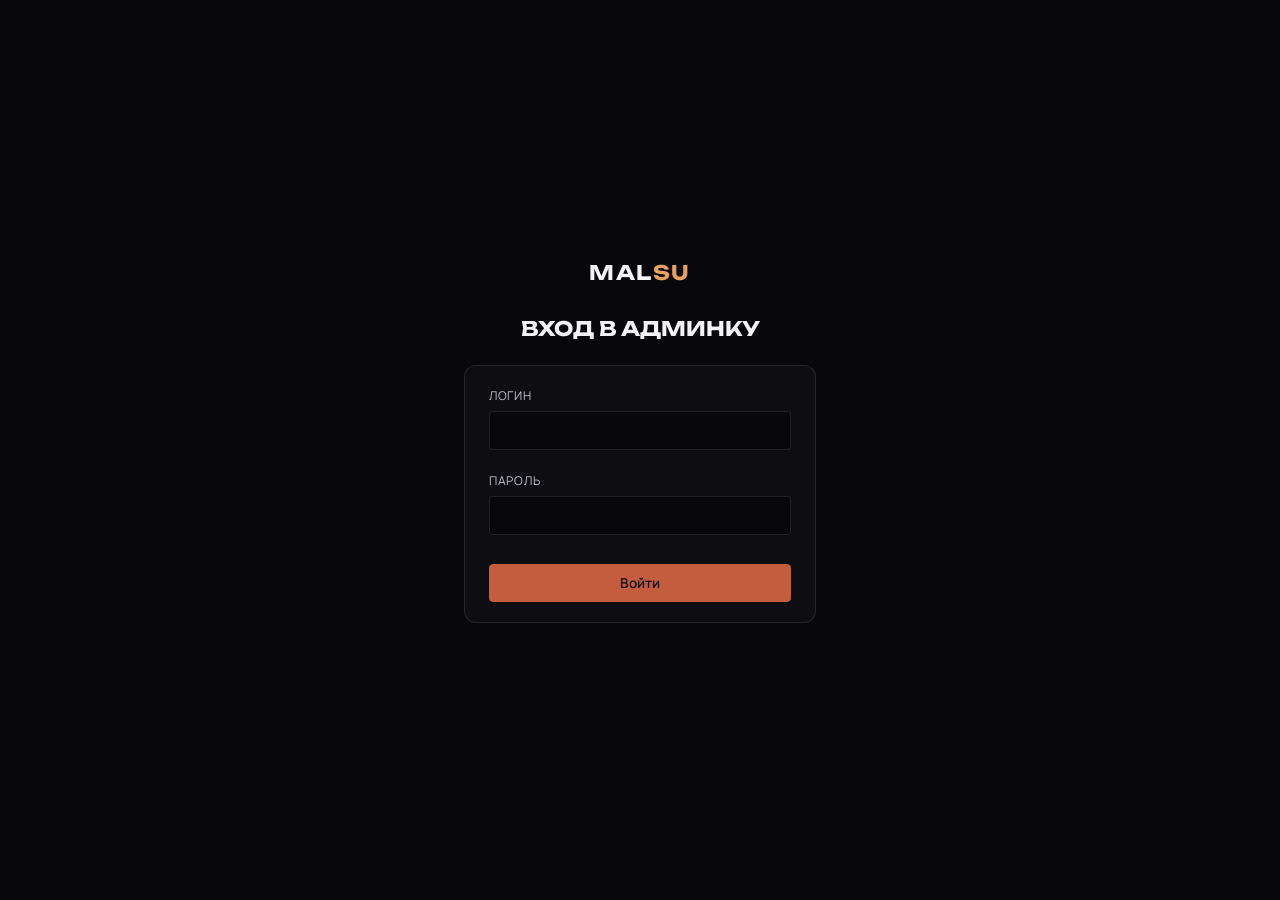
<file: admin/settings.html>
<!DOCTYPE html>
<html lang="ru">
<head>
  <meta charset="UTF-8">
  <meta name="viewport" content="width=device-width, initial-scale=1.0">
  <meta name="robots" content="noindex, nofollow">
  <title>Настройки — Админ MalSu</title>
  <link rel="icon" href="../favicon.svg" type="image/svg+xml">
  <link href="https://fonts.googleapis.com/css2?family=Manrope:wght@400;500;600;700&family=Unbounded:wght@500;700&display=swap" rel="stylesheet">
  <link rel="stylesheet" href="../style.css">
  <link rel="stylesheet" href="admin.css">
</head>
<body class="admin-body">
  <div class="admin-layout">
    <aside class="admin-sidebar"><a href="../index.html" class="logo">Mal<span>Su</span></a><nav class="admin-nav" id="admin-nav"></nav>
      <button type="button" class="admin-btn admin-btn--ghost admin-logout" id="admin-logout">Выйти</button></aside>
    <main class="admin-main">
      <a href="../index.html" class="admin-back">← На сайт</a>
      <h1>Настройки</h1>
      <div id="admin-settings-root"></div>
    </main>
  </div>
  <script src="../data/site.js"></script><script src="../data/albums.js"></script><script src="../data/tracks.js"></script><script src="../data/faq.js"></script><script src="../data/reviews.js"></script><script src="../data/pricing.js"></script><script src="../data/contacts.js"></script><script src="../data/team.js"></script><script src="../data/news.js"></script><script src="../data/index.js"></script><script src="../crm/order-status.js"></script><script src="../crm/payment-status.js"></script><script src="../crm/order-activity.js"></script><script src="../crm/order-model.js"></script><script src="../utils/order-number.js"></script><script src="../providers/admin-data.store.js"></script><script src="../providers/orders.store.js"></script><script src="../providers/order-files.local.js"></script><script src="../providers/local.provider.js"></script><script src="../services/albums.service.js"></script><script src="../services/tracks.service.js"></script><script src="../services/faq.service.js"></script><script src="../services/reviews.service.js"></script><script src="../services/settings.service.js"></script><script src="../services/pricing.service.js"></script><script src="../services/orders.service.js"></script><script src="../services/order-files.service.js"></script><script src="../services/data-portability.service.js"></script><script src="admin-auth.js"></script><script src="admin-core.js"></script><script src="admin-app.js"></script><script>AdminApp.init("settings");</script>
</body>
</html>
</file>
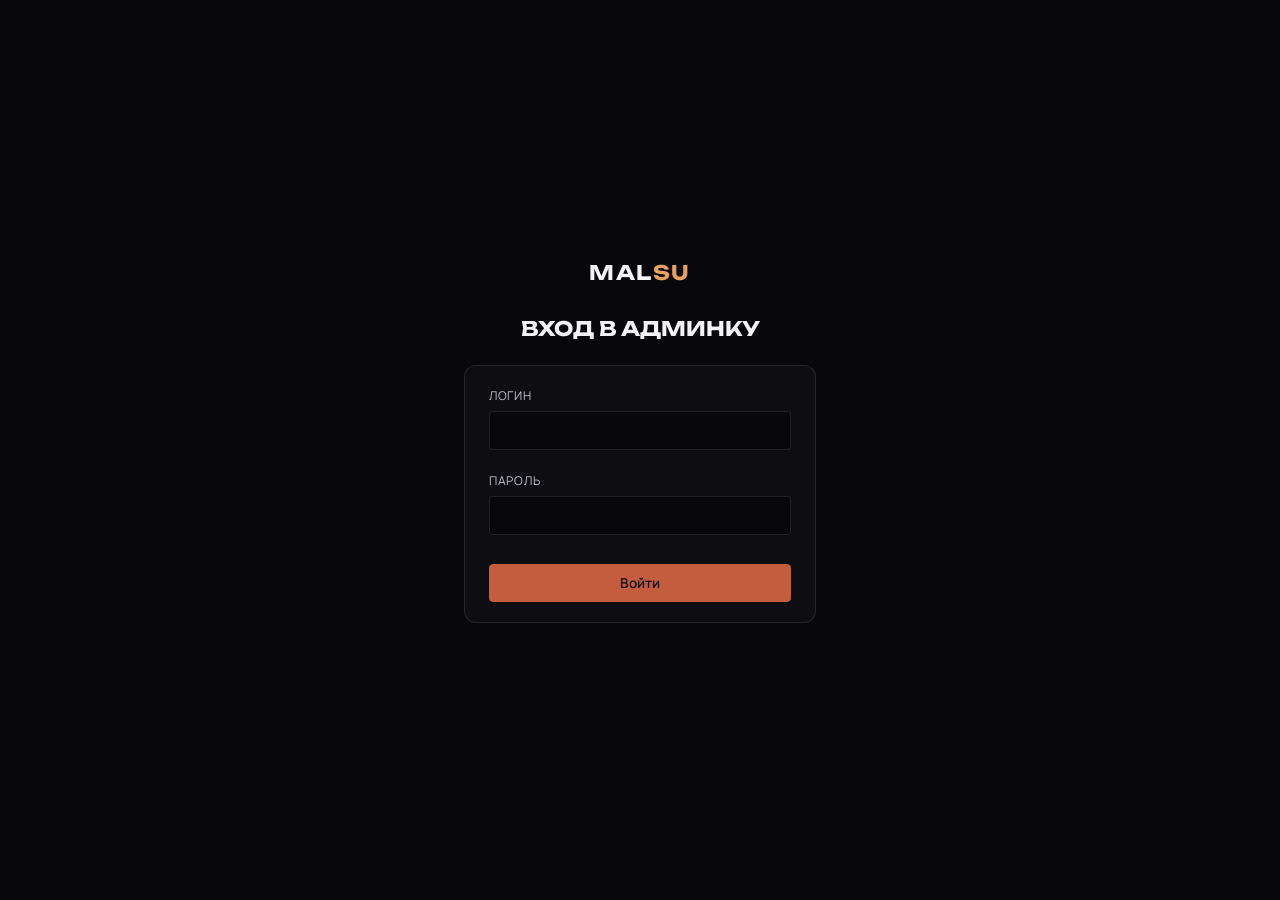
<file: admin/tracks.html>
<!DOCTYPE html>
<html lang="ru">
<head>
  <meta charset="UTF-8">
  <meta name="viewport" content="width=device-width, initial-scale=1.0">
  <meta name="robots" content="noindex, nofollow">
  <title>Треки — Админ MalSu</title>
  <link rel="icon" href="../favicon.svg" type="image/svg+xml">
  <link href="https://fonts.googleapis.com/css2?family=Manrope:wght@400;500;600;700&family=Unbounded:wght@500;700&display=swap" rel="stylesheet">
  <link rel="stylesheet" href="../style.css">
  <link rel="stylesheet" href="admin.css">
</head>
<body class="admin-body">
  <div class="admin-layout">
    <aside class="admin-sidebar"><a href="../index.html" class="logo">Mal<span>Su</span></a><nav class="admin-nav" id="admin-nav"></nav>
      <button type="button" class="admin-btn admin-btn--ghost admin-logout" id="admin-logout">Выйти</button></aside>
    <main class="admin-main">
      <a href="../index.html" class="admin-back">← На сайт</a>
      <h1>Треки</h1>
      <div id="admin-tracks-root"></div>
    </main>
  </div>
  <script src="../data/site.js"></script><script src="../data/albums.js"></script><script src="../data/tracks.js"></script><script src="../data/faq.js"></script><script src="../data/reviews.js"></script><script src="../data/pricing.js"></script><script src="../data/contacts.js"></script><script src="../data/team.js"></script><script src="../data/news.js"></script><script src="../data/index.js"></script><script src="../crm/order-status.js"></script><script src="../crm/payment-status.js"></script><script src="../crm/order-activity.js"></script><script src="../crm/order-model.js"></script><script src="../utils/order-number.js"></script><script src="../providers/admin-data.store.js"></script><script src="../providers/orders.store.js"></script><script src="../providers/order-files.local.js"></script><script src="../providers/local.provider.js"></script><script src="../services/albums.service.js"></script><script src="../services/tracks.service.js"></script><script src="../services/faq.service.js"></script><script src="../services/reviews.service.js"></script><script src="../services/settings.service.js"></script><script src="../services/pricing.service.js"></script><script src="../services/orders.service.js"></script><script src="../services/order-files.service.js"></script><script src="../services/data-portability.service.js"></script><script src="admin-auth.js"></script><script src="admin-core.js"></script><script src="admin-app.js"></script><script>AdminApp.init("tracks");</script>
</body>
</html>
</file>
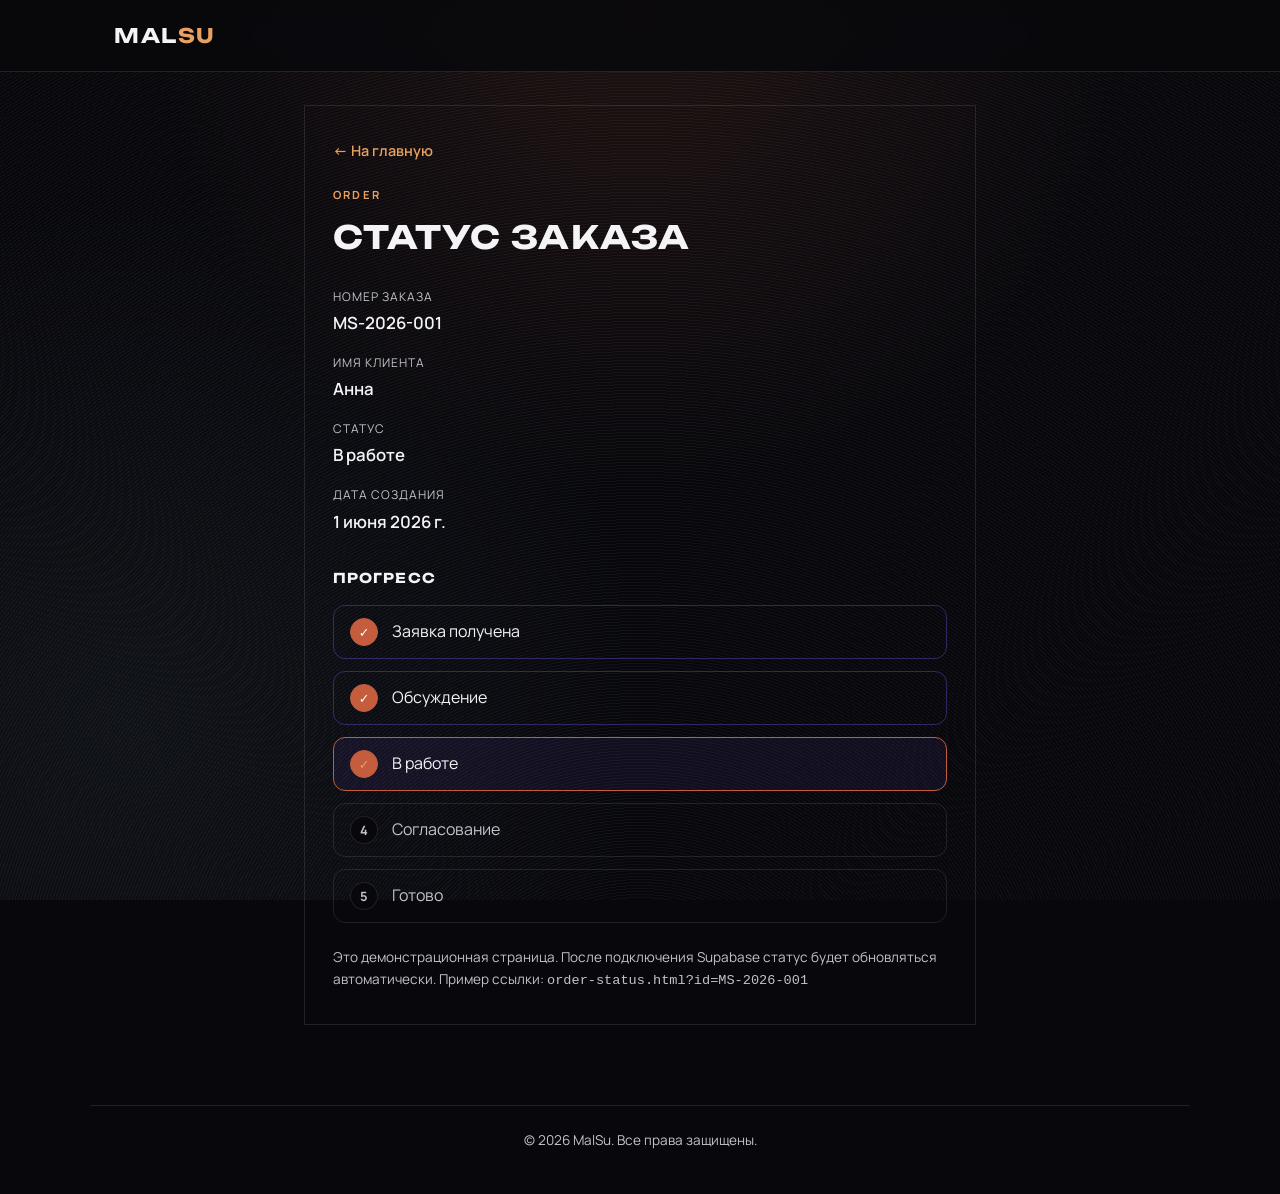
<file: pages/order-status.html>
<!DOCTYPE html>

<html lang="ru">

<head>

  <meta charset="UTF-8">

  <meta name="viewport" content="width=device-width, initial-scale=1.0">

  <meta name="description" content="Статус заказа MalSu — отслеживание создания вашей авторской песни.">

  <meta name="robots" content="noindex, nofollow">

  <link rel="canonical" href="/pages/order-status.html">

  <title>Статус заказа — MalSu</title>

  <link rel="icon" href="../favicon.svg" type="image/svg+xml">

  <meta property="og:type" content="website">

  <meta property="og:title" content="Статус заказа — MalSu">

  <meta property="og:description" content="Отслеживание статуса вашего заказа авторской песни MalSu.">

  <meta property="og:url" content="">

  <link rel="preconnect" href="https://fonts.googleapis.com">

  <link rel="preconnect" href="https://fonts.gstatic.com" crossorigin>

  <link href="https://fonts.googleapis.com/css2?family=Manrope:wght@400;500;600;700&family=Unbounded:wght@500;700&display=swap" rel="stylesheet">

  <link rel="stylesheet" href="../style.css">

</head>

<body class="page-legal">

  <div class="bg-vinyl" aria-hidden="true"></div>



  <header class="header header--minimal">

    <a href="../index.html" class="logo">Mal<span>Su</span></a>

  </header>



  <main class="legal-main">

    <article class="order-status-card">

      <a href="../index.html" class="legal-back">← На главную</a>

      <span class="section-label">Order</span>

      <h1>Статус заказа</h1>



      <dl class="order-status-meta">

        <div>

          <dt>Номер заказа</dt>

          <dd id="order-number">—</dd>

        </div>

        <div>

          <dt>Имя клиента</dt>

          <dd id="order-client">—</dd>

        </div>

        <div>

          <dt>Статус</dt>

          <dd id="order-status-label">—</dd>

        </div>

        <div>

          <dt>Дата создания</dt>

          <dd id="order-created">—</dd>

        </div>

      </dl>



      <h2 class="order-progress-title">Прогресс</h2>

      <ol class="order-progress" id="order-progress"></ol>



      <p class="order-status-note">

        Это демонстрационная страница. После подключения Supabase статус будет обновляться автоматически.

        Пример ссылки: <code>order-status.html?id=MS-2026-001</code>

      </p>

    </article>

  </main>



  <footer class="site-footer site-footer--compact">

    <div class="site-footer-bottom">

      <p class="footer-copy">© 2026 MalSu. Все права защищены.</p>

    </div>

  </footer>



  <script src="../data/site.js"></script>

  <script src="../data/index.js"></script>

  <script src="../utils/site-config.js"></script>

  <script src="../utils/seo.js"></script>

  <script src="../crm/order-status.js"></script>

  <script src="../crm/payment-status.js"></script>

  <script src="../crm/order-activity.js"></script>

  <script src="../crm/order-model.js"></script>

  <script src="../providers/orders.store.js"></script>

  <script src="../providers/local.provider.js"></script>

  <script src="../pages/order-status.js"></script>

  <script>

    document.addEventListener("DOMContentLoaded", function () {

      window.applySeoMeta("pages/order-status.html");

    });

  </script>

</body>

</html>
</file>
<file: style.css>
:root {
  --bg: #08080c;
  --bg-card: rgba(14, 14, 20, 0.88);
  --text: #f4f4f7;
  --text-muted: #c2c2ca;
  --accent: #c45c3e;
  --accent-glow: #e8a060;
  --accent-cool: #6b8cae;
  --vinyl: #121218;
  --groove: rgba(255, 255, 255, 0.04);
  --border: rgba(255, 255, 255, 0.1);
  --radius: 12px;
  --font: "Manrope", system-ui, sans-serif;
  --font-display: "Unbounded", system-ui, sans-serif;
}

*,
*::before,
*::after {
  box-sizing: border-box;
  margin: 0;
  padding: 0;
}

html {
  scroll-behavior: smooth;
}

body {
  font-family: var(--font);
  background: var(--bg);
  color: var(--text);
  line-height: 1.6;
  min-height: 100vh;
  overflow-x: hidden;
}

/* Vinyl + equalizer atmosphere */
.bg-vinyl {
  position: fixed;
  inset: 0;
  pointer-events: none;
  z-index: 0;
  background:
    radial-gradient(circle at 50% 0%, rgba(196, 92, 62, 0.12), transparent 45%),
    radial-gradient(circle at 10% 80%, rgba(107, 140, 174, 0.08), transparent 40%),
    repeating-radial-gradient(
      circle at 50% 120%,
      transparent 0,
      transparent 2px,
      var(--groove) 2px,
      var(--groove) 3px
    );
}

.bg-eq {
  position: fixed;
  bottom: 0;
  left: 0;
  right: 0;
  height: 120px;
  display: flex;
  align-items: flex-end;
  justify-content: center;
  gap: 6px;
  padding: 0 2rem 1rem;
  pointer-events: none;
  z-index: 0;
  mask-image: linear-gradient(to top, black 20%, transparent);
  opacity: 0.35;
}

.bg-eq span {
  display: block;
  width: 4px;
  height: 20%;
  background: linear-gradient(to top, var(--accent), var(--accent-glow));
  border-radius: 2px;
  animation: eq-bar 1.2s ease-in-out infinite;
}

.bg-eq span:nth-child(odd) { animation-duration: 0.9s; }
.bg-eq span:nth-child(3n) { animation-duration: 1.4s; background: linear-gradient(to top, var(--accent-cool), #8ab4d4); }
.bg-eq span:nth-child(1) { animation-delay: 0s; }
.bg-eq span:nth-child(2) { animation-delay: 0.1s; }
.bg-eq span:nth-child(3) { animation-delay: 0.2s; }
.bg-eq span:nth-child(4) { animation-delay: 0.15s; }
.bg-eq span:nth-child(5) { animation-delay: 0.25s; }
.bg-eq span:nth-child(6) { animation-delay: 0.05s; }
.bg-eq span:nth-child(7) { animation-delay: 0.3s; }
.bg-eq span:nth-child(8) { animation-delay: 0.12s; }
.bg-eq span:nth-child(9) { animation-delay: 0.22s; }
.bg-eq span:nth-child(10) { animation-delay: 0.08s; }
.bg-eq span:nth-child(11) { animation-delay: 0.18s; }
.bg-eq span:nth-child(12) { animation-delay: 0.28s; }
.bg-eq span:nth-child(13) { animation-delay: 0.14s; }
.bg-eq span:nth-child(14) { animation-delay: 0.24s; }
.bg-eq span:nth-child(15) { animation-delay: 0.06s; }
.bg-eq span:nth-child(16) { animation-delay: 0.16s; }
.bg-eq span:nth-child(17) { animation-delay: 0.26s; }
.bg-eq span:nth-child(18) { animation-delay: 0.11s; }
.bg-eq span:nth-child(19) { animation-delay: 0.21s; }
.bg-eq span:nth-child(20) { animation-delay: 0.31s; }

@keyframes eq-bar {
  0%, 100% { height: 15%; }
  50% { height: 85%; }
}

.header,
main,
.footer {
  position: relative;
  z-index: 1;
}

.section-label {
  display: block;
  font-size: 0.7rem;
  font-weight: 700;
  letter-spacing: 0.2em;
  text-transform: uppercase;
  color: var(--accent-glow);
  margin-bottom: 0.5rem;
}

/* Header */
.header {
  position: sticky;
  top: 0;
  z-index: 200;
  display: flex;
  align-items: center;
  justify-content: space-between;
  max-width: 1100px;
  margin: 0 auto;
  padding: 1.25rem 1.5rem;
  border-bottom: 1px solid transparent;
}

.header::before {
  content: "";
  position: absolute;
  inset: 0;
  left: 50%;
  z-index: -1;
  width: 100vw;
  transform: translateX(-50%);
  background: rgba(8, 8, 12, 0.88);
  border-bottom: 1px solid var(--border);
  backdrop-filter: blur(14px);
  -webkit-backdrop-filter: blur(14px);
}

.logo {
  font-family: var(--font-display);
  font-weight: 700;
  font-size: 1.25rem;
  color: var(--text);
  text-decoration: none;
  letter-spacing: 0.08em;
  text-transform: uppercase;
}

.logo span {
  color: var(--accent-glow);
}

.nav {
  display: flex;
  gap: 1.25rem;
  align-items: center;
  flex-wrap: wrap;
  justify-content: flex-end;
}

.nav a {
  color: var(--text-muted);
  text-decoration: none;
  font-size: 0.85rem;
  font-weight: 500;
  transition: color 0.2s;
  white-space: nowrap;
}

.nav a:hover {
  color: var(--text);
}

.nav-cta {
  color: var(--bg) !important;
  background: var(--accent-glow);
  padding: 0.5rem 0.9rem;
  border-radius: 4px;
  font-weight: 700;
  letter-spacing: 0.02em;
  font-size: 0.78rem;
  white-space: nowrap;
  flex-shrink: 0;
}

.nav-cta:hover {
  filter: brightness(1.1);
}

.menu-btn {
  display: none;
  flex-direction: column;
  gap: 5px;
  background: none;
  border: none;
  cursor: pointer;
  padding: 4px;
}

.menu-btn span {
  display: block;
  width: 22px;
  height: 2px;
  background: var(--text);
  border-radius: 2px;
  transition: transform 0.2s, opacity 0.2s;
}

/* Hero */
.hero {
  max-width: 1100px;
  margin: 0 auto;
  padding: 3rem 1.5rem 5rem;
  display: grid;
  grid-template-columns: 1fr 1.1fr;
  gap: 3rem;
  align-items: center;
}

/* Floating notes */
.floating-notes {
  position: fixed;
  inset: 0;
  pointer-events: none;
  z-index: 0;
  overflow: hidden;
}

.floating-notes .note {
  position: absolute;
  bottom: -10%;
  left: var(--x);
  font-size: clamp(1.25rem, 3vw, 2rem);
  color: var(--accent-glow);
  opacity: 0;
  animation: float-note 12s linear infinite;
  animation-delay: var(--d);
}

.floating-notes .note:nth-child(even) {
  color: var(--accent-cool);
  animation-duration: 14s;
}

@keyframes float-note {
  0% {
    opacity: 0;
    transform: translateY(0) rotate(0deg) scale(0.8);
  }
  8% { opacity: 0.35; }
  90% { opacity: 0.2; }
  100% {
    opacity: 0;
    transform: translateY(-110vh) rotate(360deg) scale(1.1);
  }
}

/* Scroll reveal */
.reveal {
  opacity: 0;
  transform: translateY(28px);
  transition: opacity 0.7s ease, transform 0.7s ease;
}

.reveal.is-visible {
  opacity: 1;
  transform: translateY(0);
}

.hero-visual {
  display: flex;
  justify-content: center;
  position: relative;
}

.spectrum-ring {
  position: absolute;
  width: min(320px, 78vw);
  aspect-ratio: 1;
  border-radius: 50%;
  background: conic-gradient(
    from 0deg,
    var(--accent),
    var(--accent-glow),
    var(--accent-cool),
    var(--accent),
    transparent 30%
  );
  animation: spectrum-spin 6s linear infinite;
  opacity: 0.55;
  filter: blur(2px);
}

.spectrum-ring::after {
  content: "";
  position: absolute;
  inset: 8px;
  border-radius: 50%;
  background: var(--bg);
}

@keyframes spectrum-spin {
  to { transform: rotate(360deg); }
}

.vinyl-spin.is-playing {
  animation-duration: 8s;
  box-shadow:
    0 0 0 2px rgba(255, 255, 255, 0.06),
    0 0 48px rgba(232, 160, 96, 0.35),
    0 24px 64px rgba(0, 0, 0, 0.6);
}

.vinyl-spin {
  position: relative;
  z-index: 1;
  width: min(280px, 70vw);
  aspect-ratio: 1;
  border-radius: 50%;
  padding: 12px;
  background: conic-gradient(
    from 0deg,
    #1a1a22,
    #2a2a34,
    #1a1a22,
    #0e0e14,
    #1a1a22
  );
  box-shadow:
    0 0 0 2px rgba(255, 255, 255, 0.06),
    0 24px 64px rgba(0, 0, 0, 0.6),
    inset 0 0 40px rgba(0, 0, 0, 0.5);
  animation: spin-slow 24s linear infinite;
}

.vinyl-spin::before {
  content: "";
  position: absolute;
  inset: 50%;
  width: 16%;
  height: 16%;
  margin: -8% 0 0 -8%;
  border-radius: 50%;
  background: var(--bg);
  border: 2px solid var(--border);
  z-index: 2;
}

.vinyl-spin img {
  width: 100%;
  height: 100%;
  object-fit: cover;
  border-radius: 50%;
  display: block;
}

@keyframes spin-slow {
  to { transform: rotate(360deg); }
}

.hero-content {
  text-align: left;
}

.hero-tag {
  display: inline-flex;
  align-items: center;
  gap: 0.5rem;
  font-size: 0.75rem;
  font-weight: 700;
  letter-spacing: 0.12em;
  text-transform: uppercase;
  color: var(--accent-glow);
  margin-bottom: 1.25rem;
}

.eq-dot {
  width: 8px;
  height: 8px;
  border-radius: 50%;
  background: var(--accent);
  animation: pulse-dot 1.5s ease-in-out infinite;
}

@keyframes pulse-dot {
  0%, 100% { opacity: 1; transform: scale(1); }
  50% { opacity: 0.5; transform: scale(0.85); }
}

.hero-title {
  font-family: var(--font-display);
  font-size: clamp(2rem, 5vw, 3.25rem);
  font-weight: 700;
  line-height: 1.12;
  letter-spacing: -0.02em;
  margin-bottom: 1.25rem;
  text-transform: uppercase;
}

.gradient-text {
  background: linear-gradient(
    105deg,
    #fff1e0 0%,
    #ffd08a 32%,
    #ffaa66 58%,
    #8ecfff 100%
  );
  -webkit-background-clip: text;
  background-clip: text;
  color: transparent;
}

.hero-lead {
  color: var(--text-muted);
  font-size: 1.05rem;
  margin-bottom: 1rem;
  max-width: 480px;
}

.hero-extra {
  color: var(--text-muted);
  font-size: 0.95rem;
  margin-bottom: 1.5rem;
  max-width: 480px;
  line-height: 1.65;
}

.hero-waveform {
  height: 48px;
  margin-bottom: 1.75rem;
  opacity: 0.6;
}

.hero-waveform svg {
  width: 100%;
  max-width: 400px;
  height: 100%;
}

.wave-line {
  fill: none;
  stroke: var(--accent-glow);
  stroke-width: 2;
  stroke-linecap: round;
  animation: wave-draw 3s ease-in-out infinite;
}

.wave-line--2 {
  stroke: var(--accent-cool);
  opacity: 0.5;
  animation-delay: 0.5s;
}

@keyframes wave-draw {
  0%, 100% { stroke-opacity: 1; }
  50% { stroke-opacity: 0.4; }
}

.hero-actions {
  display: flex;
  gap: 0.75rem;
  flex-wrap: wrap;
  align-items: flex-start;
}

.cta-action {
  display: flex;
  flex-direction: column;
  gap: 0.5rem;
}

.cta-action--center {
  align-items: center;
  text-align: center;
}

.cta-followup {
  font-size: 0.8rem;
  color: var(--text-muted);
  line-height: 1.5;
  max-width: 280px;
}

.cta-followup--form {
  max-width: none;
  text-align: center;
  margin-top: 0.25rem;
}

.btn {
  display: inline-flex;
  align-items: center;
  gap: 0.5rem;
  padding: 0.9rem 1.6rem;
  border-radius: 4px;
  font-weight: 700;
  font-size: 0.9rem;
  text-decoration: none;
  letter-spacing: 0.03em;
  transition: transform 0.2s, filter 0.2s, box-shadow 0.2s;
}

.btn:hover {
  transform: translateY(-2px);
}

.btn-icon {
  font-size: 0.75rem;
}

.btn-primary {
  background: linear-gradient(135deg, var(--accent), #a84830);
  color: #fff;
  box-shadow: 0 6px 24px rgba(196, 92, 62, 0.4);
}

.btn-secondary {
  color: var(--text);
  border: 2px solid var(--accent-glow);
  background: transparent;
}

.btn-secondary:hover {
  background: rgba(232, 160, 96, 0.12);
}

/* Sections */
.section-head {
  text-align: center;
  margin-bottom: 3rem;
}

.section-head h2 {
  font-family: var(--font-display);
  font-size: clamp(1.75rem, 4vw, 2.25rem);
  margin-bottom: 0.5rem;
  text-transform: uppercase;
  letter-spacing: 0.04em;
}

.section-head p {
  color: var(--text-muted);
}

/* Albums — record sleeve style */
.albums {
  max-width: 1100px;
  margin: 0 auto;
  padding: 2rem 1.5rem 5rem;
}

.album-grid {
  display: grid;
  grid-template-columns: repeat(auto-fit, minmax(320px, 1fr));
  gap: 2rem;
}

.album-card {
  display: flex;
  flex-direction: column;
  background: var(--bg-card);
  border: 1px solid var(--border);
  border-radius: var(--radius);
  overflow: hidden;
  transition: transform 0.25s, box-shadow 0.25s;
}

.album-card:hover {
  transform: translateY(-6px);
  box-shadow: 0 24px 56px rgba(0, 0, 0, 0.45);
}

.album-cover-link {
  display: block;
  text-decoration: none;
  color: inherit;
}

.album-cover {
  aspect-ratio: 1;
  position: relative;
  overflow: hidden;
}

.album-cover img {
  width: 100%;
  height: 100%;
  object-fit: cover;
  display: block;
  transition: transform 0.4s ease;
}

.album-card:hover .album-cover img {
  transform: scale(1.04);
}

.album-cover::after {
  content: "";
  position: absolute;
  inset: 0;
  background: linear-gradient(to top, rgba(0, 0, 0, 0.5) 0%, transparent 50%);
  pointer-events: none;
}

.album-play {
  position: absolute;
  inset: 0;
  display: flex;
  align-items: center;
  justify-content: center;
  background: rgba(0, 0, 0, 0.35);
  opacity: 0;
  transition: opacity 0.25s;
}

.album-play span {
  width: 64px;
  height: 64px;
  display: flex;
  align-items: center;
  justify-content: center;
  border-radius: 50%;
  background: var(--accent);
  color: #fff;
  font-size: 1.25rem;
  box-shadow: 0 8px 32px rgba(0, 0, 0, 0.5);
}

.album-card:hover .album-play {
  opacity: 1;
}

.album-badge {
  position: absolute;
  top: 1rem;
  left: 1rem;
  z-index: 2;
  font-size: 0.65rem;
  font-weight: 800;
  letter-spacing: 0.14em;
  text-transform: uppercase;
  padding: 0.35rem 0.65rem;
  border-radius: 2px;
}

.album-badge--out {
  background: var(--accent);
  color: #fff;
}

.album-body {
  padding: 1.5rem;
  flex: 1;
  display: flex;
  flex-direction: column;
  border-top: 3px solid var(--accent);
}

.album-card--feelings .album-body {
  border-top-color: var(--accent-cool);
}

.album-track {
  font-size: 0.7rem;
  font-weight: 700;
  letter-spacing: 0.14em;
  text-transform: uppercase;
  color: var(--text-muted);
  margin-bottom: 0.35rem;
  font-family: monospace;
}

.album-body h3 {
  font-family: var(--font-display);
  font-size: 1.5rem;
  margin-bottom: 0.75rem;
  text-transform: uppercase;
  letter-spacing: 0.06em;
}

.album-body > p {
  color: var(--text-muted);
  font-size: 0.95rem;
  flex: 1;
  margin-bottom: 1rem;
}

.album-tags {
  list-style: none;
  display: flex;
  flex-wrap: wrap;
  gap: 0.5rem;
  margin-bottom: 1.25rem;
}

.album-tags li {
  font-size: 0.7rem;
  font-weight: 700;
  padding: 0.2rem 0.55rem;
  border: 1px solid var(--border);
  color: var(--text-muted);
  letter-spacing: 0.06em;
  text-transform: uppercase;
}

.album-link {
  color: var(--accent-glow);
  font-weight: 700;
  text-decoration: none;
  font-size: 0.9rem;
  letter-spacing: 0.02em;
}

.album-card--feelings .album-link {
  color: var(--accent-cool);
}

.album-link:hover {
  text-decoration: underline;
}

/* Team */
.team {
  max-width: 1100px;
  margin: 0 auto;
  padding: 2rem 1.5rem 4rem;
}

.team-intro {
  max-width: 720px;
  margin: 0 auto 2.5rem;
  text-align: center;
}

.team-lead {
  color: var(--text-muted);
  font-size: 1.05rem;
  margin-bottom: 1.5rem;
  line-height: 1.7;
}

.team-lead strong {
  color: var(--text);
}

.team-lead:has(+ .team-names) {
  margin-bottom: 0.35rem;
}

.team-names {
  text-align: center;
  font-size: 1.15rem;
  margin-bottom: 1.5rem;
  line-height: 1.5;
}

.team-names strong {
  color: var(--text);
}

.name-formula {
  display: flex;
  flex-wrap: wrap;
  align-items: center;
  justify-content: center;
  gap: 0.5rem 0.75rem;
  margin-bottom: 1rem;
  font-family: var(--font-display);
  font-size: clamp(1rem, 2.5vw, 1.25rem);
}

.name-part em {
  font-style: normal;
  color: var(--accent-glow);
  font-weight: 700;
}

.name-part--su em {
  color: var(--accent-cool);
}

.name-plus,
.name-equals {
  color: var(--text-muted);
  font-weight: 700;
}

.name-result {
  padding: 0.35rem 0.85rem;
  background: linear-gradient(135deg, rgba(196, 92, 62, 0.25), rgba(107, 140, 174, 0.25));
  border: 1px solid var(--border);
  border-radius: 4px;
  letter-spacing: 0.1em;
  animation: pulse-glow 2.5s ease-in-out infinite;
}

@keyframes pulse-glow {
  0%, 100% { box-shadow: 0 0 0 rgba(232, 160, 96, 0); }
  50% { box-shadow: 0 0 24px rgba(232, 160, 96, 0.25); }
}

.name-formula--center {
  margin: 2rem auto 1.25rem;
  padding: 1.25rem 1.5rem;
  max-width: 520px;
  font-size: clamp(1.1rem, 3vw, 1.45rem);
  background: rgba(255, 255, 255, 0.02);
  border: 1px solid var(--border);
  border-radius: var(--radius);
}

.team-sub {
  color: var(--text-muted);
  font-size: 0.95rem;
}

.team-grid {
  display: grid;
  grid-template-columns: repeat(auto-fit, minmax(280px, 1fr));
  gap: 1.5rem;
}

.team-card {
  padding: 1.75rem;
  background: var(--bg-card);
  border: 1px solid var(--border);
  border-radius: var(--radius);
  transition: transform 0.25s, border-color 0.25s;
}

.team-card:hover {
  transform: translateY(-4px);
  border-color: rgba(255, 255, 255, 0.16);
}

.team-card--natalia {
  border-top: 3px solid var(--accent-glow);
}

.team-card--igor {
  border-top: 3px solid var(--accent-cool);
}

.team-avatar {
  width: 56px;
  height: 56px;
  position: relative;
  display: flex;
  align-items: center;
  justify-content: center;
  border-radius: 50%;
  margin-bottom: 1rem;
  overflow: hidden;
  flex-shrink: 0;
  background: linear-gradient(135deg, var(--accent), var(--accent-glow));
}

.team-card--igor .team-avatar {
  background: linear-gradient(135deg, var(--accent-cool), #8ab4d4);
}

.team-avatar-img {
  position: absolute;
  inset: 0;
  width: 100%;
  height: 100%;
  object-fit: cover;
  object-position: center top;
  border-radius: 50%;
}

.team-avatar-fallback {
  position: relative;
  z-index: 1;
  font-family: var(--font-display);
  font-weight: 700;
  font-size: 1.35rem;
  color: var(--bg);
}

.team-avatar:not(.is-fallback) .team-avatar-fallback {
  display: none;
}

.team-avatar.is-fallback .team-avatar-img {
  display: none;
}

.team-card h3 {
  font-family: var(--font-display);
  font-size: 1.15rem;
  margin-bottom: 0.35rem;
  text-transform: uppercase;
  letter-spacing: 0.04em;
}

.team-role {
  font-size: 0.8rem;
  font-weight: 700;
  letter-spacing: 0.08em;
  text-transform: uppercase;
  color: var(--accent-glow);
  margin-bottom: 1rem;
}

.team-card--igor .team-role {
  color: var(--accent-cool);
}

.team-list {
  list-style: none;
  color: var(--text-muted);
  font-size: 0.95rem;
}

.team-list li {
  position: relative;
  padding-left: 1.1rem;
  margin-bottom: 0.5rem;
}

.team-list li::before {
  content: "♪";
  position: absolute;
  left: 0;
  color: var(--accent-glow);
  font-size: 0.75rem;
}

.team-card > p:last-child {
  color: var(--text-muted);
  font-size: 0.95rem;
}

/* Order / tracks */
.order {
  max-width: 1100px;
  margin: 0 auto;
  padding: 2rem 1.5rem 5rem;
}

/* Story */
.story {
  max-width: 1100px;
  margin: 0 auto;
  padding: 2rem 1.5rem 5rem;
}

.story-content {
  max-width: 720px;
  margin: 0 auto;
}

.story-content > p {
  color: var(--text-muted);
  margin-bottom: 1.25rem;
  line-height: 1.75;
}

.story-albums {
  display: grid;
  grid-template-columns: repeat(auto-fit, minmax(280px, 1fr));
  gap: 1.25rem;
  margin: 2.5rem 0;
}

.story-album {
  padding: 1.5rem;
  background: var(--bg-card);
  border: 1px solid var(--border);
  border-radius: var(--radius);
  border-top: 3px solid var(--accent-glow);
}

.story-album--feelings {
  border-top-color: var(--accent-cool);
}

.story-album h3 {
  font-family: var(--font-display);
  font-size: 1.15rem;
  text-transform: uppercase;
  letter-spacing: 0.06em;
  margin-bottom: 0.75rem;
}

.story-album p {
  color: var(--text-muted);
  font-size: 0.95rem;
  line-height: 1.65;
}

.story-final {
  font-size: 1.05rem;
  color: var(--text) !important;
  padding-top: 0.5rem;
  border-top: 1px solid var(--border);
}

/* Order extras */
.order-intro {
  max-width: 720px;
  margin: 0 auto 2.5rem;
  text-align: center;
}

.order-intro p {
  color: var(--text-muted);
  margin-bottom: 1rem;
  line-height: 1.75;
}

.order-block {
  max-width: 720px;
  margin: 0 auto 2.5rem;
  padding: 1.75rem;
  background: var(--bg-card);
  border: 1px solid var(--border);
  border-radius: var(--radius);
}

.order-block-title {
  font-family: var(--font-display);
  font-size: 1rem;
  text-transform: uppercase;
  letter-spacing: 0.06em;
  margin-bottom: 1.25rem;
  text-align: center;
}

.story-tags {
  list-style: none;
  display: flex;
  flex-wrap: wrap;
  gap: 0.5rem;
  justify-content: center;
}

.story-tags li {
  font-size: 0.8rem;
  font-weight: 600;
  padding: 0.45rem 0.85rem;
  border: 1px solid rgba(255, 200, 130, 0.22);
  border-radius: 999px;
  color: #ece8e2;
  background: linear-gradient(
    135deg,
    rgba(255, 208, 138, 0.1) 0%,
    rgba(142, 207, 255, 0.05) 100%
  );
  box-shadow:
    0 0 14px rgba(255, 170, 102, 0.1),
    inset 0 1px 0 rgba(255, 255, 255, 0.07);
  letter-spacing: 0.01em;
}

.story-tags li:last-child {
  border-color: rgba(255, 200, 130, 0.42);
  color: #ffe4b8;
  background: linear-gradient(
    135deg,
    rgba(255, 208, 138, 0.16) 0%,
    rgba(142, 207, 255, 0.1) 100%
  );
  box-shadow:
    0 0 18px rgba(255, 170, 102, 0.16),
    inset 0 1px 0 rgba(255, 255, 255, 0.1);
}

.process-steps {
  list-style: none;
  display: flex;
  flex-direction: column;
  gap: 1rem;
}

.process-steps li {
  display: flex;
  align-items: flex-start;
  gap: 1rem;
}

.process-num {
  flex-shrink: 0;
  font-family: monospace;
  font-size: 0.85rem;
  font-weight: 700;
  color: var(--accent-glow);
  padding-top: 0.15rem;
}

.process-text {
  color: var(--text-muted);
  line-height: 1.6;
}

/* Pricing */
.pricing {
  max-width: 1100px;
  margin: 0 auto;
  padding: 2rem 1.5rem 5rem;
}

.pricing-card {
  max-width: 720px;
  margin: 0 auto;
  padding: 2.5rem 2rem;
  background: var(--bg-card);
  border: 1px solid var(--border);
  border-radius: var(--radius);
  text-align: center;
}

.pricing-price {
  font-family: var(--font-display);
  font-size: clamp(2rem, 5vw, 2.75rem);
  font-weight: 700;
  color: var(--accent-glow);
  margin-bottom: 1rem;
  letter-spacing: 0.02em;
}

.pricing-note {
  color: var(--text-muted);
  margin-bottom: 2rem;
  line-height: 1.7;
}

.pricing-lists {
  display: grid;
  grid-template-columns: repeat(auto-fit, minmax(240px, 1fr));
  gap: 1.5rem;
  text-align: left;
}

.pricing-list-block h3 {
  font-family: var(--font-display);
  font-size: 0.85rem;
  text-transform: uppercase;
  letter-spacing: 0.08em;
  margin-bottom: 1rem;
  color: var(--text);
}

.pricing-list-block ul {
  list-style: none;
  color: var(--text-muted);
  font-size: 0.95rem;
}

.pricing-list-block li {
  position: relative;
  padding-left: 1.1rem;
  margin-bottom: 0.5rem;
}

.pricing-list-block li::before {
  content: "♪";
  position: absolute;
  left: 0;
  color: var(--accent-glow);
  font-size: 0.75rem;
}

.pricing-list-block:last-child li::before {
  color: var(--accent-cool);
}

/* Why choose */
.why {
  max-width: 1100px;
  margin: 0 auto;
  padding: 2rem 1.5rem 5rem;
}

.why-grid {
  display: grid;
  grid-template-columns: repeat(auto-fit, minmax(260px, 1fr));
  gap: 1.25rem;
}

.why-card {
  padding: 1.5rem;
  background: var(--bg-card);
  border: 1px solid var(--border);
  border-radius: var(--radius);
  transition: transform 0.25s, border-color 0.25s, box-shadow 0.25s;
}

.why-card:hover {
  transform: translateY(-4px);
  border-color: rgba(232, 160, 96, 0.3);
  box-shadow: 0 16px 40px rgba(0, 0, 0, 0.25);
}

.why-icon {
  display: block;
  margin-bottom: 0.85rem;
  line-height: 1;
  min-height: 52px;
}

.why-icon-img {
  width: 52px;
  height: 52px;
  object-fit: contain;
  display: block;
  filter: drop-shadow(0 0 10px rgba(255, 170, 102, 0.22));
  transition: transform 0.25s, filter 0.25s;
}

.why-card:hover .why-icon-img {
  transform: scale(1.06);
  filter: drop-shadow(0 0 14px rgba(255, 170, 102, 0.35));
}

.why-card h3 {
  font-family: var(--font-display);
  font-size: 0.95rem;
  text-transform: uppercase;
  letter-spacing: 0.05em;
  margin-bottom: 0.65rem;
}

.why-card p {
  color: var(--text-muted);
  font-size: 0.9rem;
  line-height: 1.6;
}

/* FAQ */
.faq {
  max-width: 1100px;
  margin: 0 auto;
  padding: 2rem 1.5rem 5rem;
}

.faq-list {
  max-width: 720px;
  margin: 0 auto;
  display: flex;
  flex-direction: column;
  gap: 0.75rem;
}

.faq-item {
  background: var(--bg-card);
  border: 1px solid var(--border);
  border-radius: var(--radius);
  overflow: hidden;
  transition: border-color 0.25s;
}

.faq-item[open] {
  border-color: rgba(232, 160, 96, 0.35);
}

.faq-item summary {
  padding: 1.15rem 1.25rem;
  font-weight: 600;
  cursor: pointer;
  list-style: none;
  display: flex;
  align-items: center;
  justify-content: space-between;
  gap: 1rem;
  transition: color 0.2s;
}

.faq-item summary::-webkit-details-marker {
  display: none;
}

.faq-item summary::after {
  content: "+";
  flex-shrink: 0;
  font-family: var(--font-display);
  font-size: 1.25rem;
  color: var(--accent-glow);
  transition: transform 0.25s;
}

.faq-item[open] summary::after {
  transform: rotate(45deg);
}

.faq-item summary:hover {
  color: var(--accent-glow);
}

.faq-item p {
  padding: 0 1.25rem 1.15rem;
  color: var(--text-muted);
  font-size: 0.95rem;
  line-height: 1.65;
  border-top: 1px solid var(--border);
  margin-top: 0;
  padding-top: 1rem;
}

/* CTA block */
.cta-block {
  max-width: 1100px;
  margin: 0 auto;
  padding: 0 1.5rem 5rem;
}

.cta-box {
  position: relative;
  padding: 2.5rem 2rem;
  background: var(--bg-card);
  border: 1px solid var(--border);
  border-radius: var(--radius);
  text-align: center;
  border-top: 3px solid var(--accent);
  overflow: hidden;
}

.cta-bg {
  position: absolute;
  inset: 0;
  pointer-events: none;
  overflow: hidden;
}

.cta-glow {
  position: absolute;
  top: 50%;
  left: 50%;
  width: 120%;
  height: 120%;
  transform: translate(-50%, -50%);
  background: radial-gradient(
    ellipse at center,
    rgba(196, 92, 62, 0.18) 0%,
    rgba(107, 140, 174, 0.08) 40%,
    transparent 70%
  );
  animation: cta-glow-pulse 5s ease-in-out infinite;
}

@keyframes cta-glow-pulse {
  0%, 100% { opacity: 0.6; transform: translate(-50%, -50%) scale(1); }
  50% { opacity: 1; transform: translate(-50%, -50%) scale(1.08); }
}

.cta-note {
  position: absolute;
  font-size: 1.5rem;
  opacity: 0.2;
  animation: cta-float 8s ease-in-out infinite;
}

.cta-note--1 { top: 12%; left: 8%; color: var(--accent-glow); animation-delay: 0s; }
.cta-note--2 { top: 20%; right: 10%; color: var(--accent-cool); animation-delay: 1.5s; font-size: 1.75rem; }
.cta-note--3 { bottom: 18%; left: 12%; color: var(--accent-glow); animation-delay: 3s; }
.cta-note--4 { bottom: 22%; right: 8%; color: var(--accent-cool); animation-delay: 4.5s; }

@keyframes cta-float {
  0%, 100% { transform: translateY(0) rotate(0deg); opacity: 0.15; }
  50% { transform: translateY(-12px) rotate(8deg); opacity: 0.35; }
}

.cta-inner {
  position: relative;
  z-index: 1;
}

.cta-box h2 {
  font-family: var(--font-display);
  font-size: clamp(1.35rem, 3.5vw, 1.75rem);
  margin-bottom: 1.5rem;
  text-transform: uppercase;
  letter-spacing: 0.04em;
  max-width: 560px;
  margin-left: auto;
  margin-right: auto;
}

.cta-text {
  max-width: 560px;
  margin: 0 auto 2rem;
  text-align: left;
}

.cta-text p {
  color: var(--text-muted);
  margin-bottom: 1rem;
  line-height: 1.7;
}

.cta-list {
  list-style: none;
  margin-bottom: 1rem;
  padding-left: 0.5rem;
}

.cta-list li {
  position: relative;
  padding-left: 1.25rem;
  margin-bottom: 0.4rem;
  color: var(--text-muted);
}

.cta-list li::before {
  content: "♪";
  position: absolute;
  left: 0;
  color: var(--accent-glow);
  font-size: 0.75rem;
}

.btn-cta-glow {
  box-shadow:
    0 6px 32px rgba(196, 92, 62, 0.5),
    0 0 48px rgba(232, 160, 96, 0.25);
  animation: btn-cta-pulse 2.5s ease-in-out infinite;
}

@keyframes btn-cta-pulse {
  0%, 100% { box-shadow: 0 6px 32px rgba(196, 92, 62, 0.45), 0 0 32px rgba(232, 160, 96, 0.2); }
  50% { box-shadow: 0 8px 40px rgba(196, 92, 62, 0.65), 0 0 56px rgba(232, 160, 96, 0.35); }
}

.btn-cta-glow:hover {
  animation: none;
  box-shadow: 0 10px 48px rgba(196, 92, 62, 0.7), 0 0 64px rgba(232, 160, 96, 0.4);
}

/* Reviews */
.reviews {
  max-width: 1100px;
  margin: 0 auto;
  padding: 2rem 1.5rem 5rem;
}

.reviews-placeholder {
  max-width: 560px;
  margin: 0 auto 2rem;
  padding: 1.25rem 1.5rem;
  text-align: center;
  color: var(--text-muted);
  font-size: 0.95rem;
  line-height: 1.65;
  background: rgba(232, 160, 96, 0.06);
  border: 1px dashed rgba(232, 160, 96, 0.35);
  border-radius: var(--radius);
}

/* Photo reviews carousel */
.photo-reviews {
  max-width: 420px;
  margin: 0 auto 2.75rem;
  position: relative;
}

.photo-reviews-label {
  text-align: center;
  font-size: 0.72rem;
  font-weight: 700;
  letter-spacing: 0.18em;
  text-transform: uppercase;
  color: rgba(255, 224, 180, 0.75);
  margin-bottom: 1rem;
}

.photo-reviews-carousel {
  position: relative;
  display: flex;
  align-items: center;
  gap: 0.5rem;
}

.photo-reviews-viewport {
  flex: 1;
  overflow: hidden;
  border-radius: calc(var(--radius) + 2px);
  border: 1px solid rgba(255, 200, 130, 0.22);
  background: linear-gradient(
    160deg,
    rgba(255, 208, 138, 0.08) 0%,
    rgba(14, 14, 20, 0.95) 45%,
    rgba(142, 207, 255, 0.06) 100%
  );
  box-shadow:
    0 0 32px rgba(255, 170, 102, 0.14),
    0 20px 48px rgba(0, 0, 0, 0.45),
    inset 0 1px 0 rgba(255, 255, 255, 0.06);
}

.photo-reviews-track {
  display: flex;
  transition: transform 0.65s cubic-bezier(0.4, 0, 0.2, 1);
  will-change: transform;
}

.photo-reviews-slide {
  flex: 0 0 100%;
  margin: 0;
  line-height: 0;
}

.photo-reviews-slide img {
  width: 100%;
  height: auto;
  display: block;
  max-height: min(72vh, 640px);
  object-fit: contain;
  object-position: center top;
}

.photo-reviews-btn {
  flex-shrink: 0;
  width: 2.5rem;
  height: 2.5rem;
  border: 1px solid rgba(255, 200, 130, 0.28);
  border-radius: 50%;
  background: rgba(14, 14, 20, 0.85);
  color: #ffe4b8;
  font-size: 1.5rem;
  line-height: 1;
  cursor: pointer;
  transition: border-color 0.2s, box-shadow 0.2s, transform 0.2s, background 0.2s;
  box-shadow: 0 0 16px rgba(255, 170, 102, 0.1);
}

.photo-reviews-btn:hover {
  border-color: rgba(255, 200, 130, 0.5);
  background: rgba(255, 170, 102, 0.12);
  box-shadow: 0 0 20px rgba(255, 170, 102, 0.22);
  transform: scale(1.05);
}

.photo-reviews-btn:active {
  transform: scale(0.96);
}

.photo-reviews-dots {
  display: flex;
  justify-content: center;
  gap: 0.45rem;
  margin-top: 1.1rem;
}

.photo-reviews-dot {
  width: 0.45rem;
  height: 0.45rem;
  padding: 0;
  border: none;
  border-radius: 50%;
  background: rgba(255, 255, 255, 0.18);
  cursor: pointer;
  transition: transform 0.25s, background 0.25s, box-shadow 0.25s;
}

.photo-reviews-dot.is-active {
  background: #ffd08a;
  transform: scale(1.35);
  box-shadow: 0 0 10px rgba(255, 170, 102, 0.55);
}

.photo-reviews-dot:hover:not(.is-active) {
  background: rgba(255, 208, 138, 0.45);
}

.reviews-grid {
  display: grid;
  grid-template-columns: repeat(auto-fit, minmax(280px, 1fr));
  gap: 1.25rem;
  max-width: 960px;
  margin: 0 auto;
}

.review-card {
  display: flex;
  flex-direction: column;
  gap: 1rem;
  padding: 1.25rem;
  background: var(--bg-card);
  border: 1px solid var(--border);
  border-radius: var(--radius);
}

.review-card-body {
  display: flex;
  gap: 1rem;
  align-items: flex-start;
}

.review-card--has-image {
  padding: 0;
  overflow: hidden;
}

.review-card--has-image .review-screenshot {
  width: 100%;
  line-height: 0;
  background: rgba(0, 0, 0, 0.2);
}

.review-card--has-image .review-screenshot-img {
  width: 100%;
  height: auto;
  display: block;
  object-fit: contain;
  max-height: 520px;
}

.review-card--has-image .review-card-body {
  padding: 0 1.25rem 1.25rem;
}

.review-card--has-image:has(.review-screenshot):not(:has(.review-text)) .review-card-body {
  padding-top: 0.25rem;
}

.review-card--skeleton {
  opacity: 0.35;
  pointer-events: none;
  border-style: dashed;
}

.review-photo {
  flex-shrink: 0;
  width: 56px;
  height: 56px;
  border-radius: 50%;
  overflow: hidden;
  background: rgba(255, 255, 255, 0.05);
  display: flex;
  align-items: center;
  justify-content: center;
}

.review-photo--placeholder {
  border: 1px dashed var(--border);
}

.review-photo-img {
  width: 100%;
  height: 100%;
  object-fit: cover;
  object-position: center top;
}

.review-photo-fallback {
  font-family: var(--font-display);
  font-weight: 700;
  color: var(--accent-glow);
}

.review-body {
  min-width: 0;
}

.review-song {
  font-family: var(--font-display);
  font-size: 0.85rem;
  text-transform: uppercase;
  letter-spacing: 0.05em;
  color: var(--accent-glow);
  margin-bottom: 0.35rem;
}

.review-text {
  color: var(--text-muted);
  font-size: 0.9rem;
  line-height: 1.6;
  margin-bottom: 0.5rem;
}

.review-name {
  font-size: 0.8rem;
  font-weight: 600;
  color: var(--text);
}

.label-optional {
  font-weight: 400;
  text-transform: none;
  letter-spacing: 0;
  opacity: 0.7;
}

.order-lead {
  text-align: center;
  color: var(--text-muted);
  max-width: 560px;
  margin: 0 auto 2rem;
}

.track-list {
  list-style: none;
  display: flex;
  flex-direction: column;
  gap: 0.75rem;
  margin-bottom: 2rem;
}

.track-item {
  display: flex;
  align-items: center;
  justify-content: space-between;
  gap: 1rem;
  flex-wrap: wrap;
  padding: 1rem 1.25rem;
  background: var(--bg-card);
  border: 1px solid var(--border);
  border-radius: var(--radius);
  transition: border-color 0.25s, box-shadow 0.25s;
}

.track-item.is-playing {
  border-color: rgba(232, 160, 96, 0.4);
  box-shadow: 0 0 32px rgba(196, 92, 62, 0.15);
}

.track-info {
  display: flex;
  align-items: center;
  gap: 1rem;
  min-width: 200px;
}

.track-num {
  font-family: monospace;
  font-size: 0.85rem;
  font-weight: 700;
  color: var(--accent-glow);
  opacity: 0.8;
}

.track-title {
  font-family: var(--font-display);
  font-size: 1rem;
  text-transform: uppercase;
  letter-spacing: 0.04em;
  margin-bottom: 0.15rem;
}

.track-meta {
  font-size: 0.8rem;
  color: var(--text-muted);
}

.track-desc {
  font-size: 0.9rem;
  color: var(--text-muted);
  line-height: 1.5;
  margin-top: 0.2rem;
}

.track-details {
  min-width: 0;
}

.track-player {
  display: flex;
  align-items: center;
  gap: 1rem;
}

.track-bars {
  display: flex;
  align-items: flex-end;
  gap: 3px;
  height: 28px;
  width: 80px;
}

.track-bars span {
  flex: 1;
  height: 20%;
  background: var(--accent-glow);
  border-radius: 2px;
  opacity: 0.35;
  transition: height 0.15s;
}

.track-item.is-playing .track-bars span {
  animation: track-bar 0.6s ease-in-out infinite;
  opacity: 0.9;
}

.track-bars span:nth-child(1) { animation-delay: 0s; }
.track-bars span:nth-child(2) { animation-delay: 0.08s; }
.track-bars span:nth-child(3) { animation-delay: 0.16s; }
.track-bars span:nth-child(4) { animation-delay: 0.04s; }
.track-bars span:nth-child(5) { animation-delay: 0.12s; }
.track-bars span:nth-child(6) { animation-delay: 0.2s; }
.track-bars span:nth-child(7) { animation-delay: 0.06s; }
.track-bars span:nth-child(8) { animation-delay: 0.14s; }
.track-bars span:nth-child(9) { animation-delay: 0.22s; }
.track-bars span:nth-child(10) { animation-delay: 0.1s; }

@keyframes track-bar {
  0%, 100% { height: 20%; }
  50% { height: 100%; }
}

.track-play {
  width: 48px;
  height: 48px;
  border: none;
  border-radius: 50%;
  background: var(--accent);
  color: #fff;
  cursor: pointer;
  display: flex;
  align-items: center;
  justify-content: center;
  font-size: 0.9rem;
  transition: transform 0.2s, background 0.2s;
  flex-shrink: 0;
}

.track-play:hover {
  transform: scale(1.08);
  background: var(--accent-glow);
  color: var(--bg);
}

.track-play .icon-pause {
  display: none;
  letter-spacing: -2px;
  font-size: 0.75rem;
}

.track-item.is-playing .track-play .icon-play {
  display: none;
}

.track-item.is-playing .track-play .icon-pause {
  display: block;
}

.track-item audio {
  display: none;
}

.order-cta {
  text-align: center;
}

.btn-full {
  width: 100%;
}

/* Contact */
.contact {
  max-width: 1100px;
  margin: 0 auto;
  padding: 0 1.5rem 6rem;
}

.contact-card {
  max-width: 440px;
  margin: 0 auto;
  padding: 2rem;
  background: var(--bg-card);
  border: 1px solid var(--border);
  border-radius: var(--radius);
}

.contact-hint {
  font-size: 0.95rem;
  color: var(--text-muted);
  line-height: 1.65;
  margin-bottom: 1.5rem;
  padding: 1rem 1.1rem;
  background: rgba(107, 140, 174, 0.08);
  border-left: 3px solid var(--accent-cool);
  border-radius: 0 4px 4px 0;
}

.contact-tg {
  display: flex;
  flex-direction: column;
  align-items: center;
  gap: 0.25rem;
  padding: 1.1rem 1.5rem;
  margin-bottom: 1.75rem;
  background: linear-gradient(135deg, #2aabee, #229ed9);
  border-radius: var(--radius);
  text-decoration: none;
  color: #fff;
  transition: filter 0.2s, transform 0.2s;
}

.contact-tg:hover {
  filter: brightness(1.08);
  transform: translateY(-2px);
}

.contact-tg-label {
  font-size: 0.7rem;
  font-weight: 700;
  letter-spacing: 0.14em;
  text-transform: uppercase;
  opacity: 0.9;
}

.contact-tg-user {
  font-family: var(--font-display);
  font-size: 1.1rem;
  letter-spacing: 0.04em;
}

.contact-form {
  display: flex;
  flex-direction: column;
  gap: 1rem;
  padding-top: 1.75rem;
  border-top: 1px solid var(--border);
}

.contact-form label {
  display: flex;
  flex-direction: column;
  gap: 0.35rem;
}

.contact-form label span {
  font-size: 0.8rem;
  font-weight: 600;
  letter-spacing: 0.06em;
  text-transform: uppercase;
  color: var(--text-muted);
}

.contact-form input,
.contact-form textarea,
.contact-form select {
  font-family: var(--font);
  font-size: 1rem;
  padding: 0.75rem 1rem;
  background: rgba(0, 0, 0, 0.35);
  border: 1px solid var(--border);
  border-radius: 4px;
  color: var(--text);
  transition: border-color 0.2s, box-shadow 0.2s;
}

.contact-form select {
  cursor: pointer;
  appearance: none;
  background-image: url("data:image/svg+xml,%3Csvg xmlns='http://www.w3.org/2000/svg' width='12' height='8' viewBox='0 0 12 8'%3E%3Cpath fill='%23c2c2ca' d='M1 1l5 5 5-5'/%3E%3C/svg%3E");
  background-repeat: no-repeat;
  background-position: right 1rem center;
  padding-right: 2.5rem;
}

.contact-form input:focus,
.contact-form textarea:focus,
.contact-form select:focus {
  outline: none;
  border-color: var(--accent-glow);
  box-shadow: 0 0 0 3px rgba(232, 160, 96, 0.15);
}

.contact-form input::placeholder,
.contact-form textarea::placeholder {
  color: rgba(154, 150, 144, 0.6);
}

.form-status {
  display: flex;
  align-items: flex-start;
  gap: 0.5rem;
  font-size: 0.9rem;
  color: var(--accent-glow);
  min-height: 1.25rem;
}

.form-status-icon {
  flex-shrink: 0;
  display: inline-flex;
  align-items: center;
  justify-content: center;
  width: 1.25rem;
  height: 1.25rem;
  border-radius: 50%;
  background: rgba(76, 175, 120, 0.2);
  color: #6fcf97;
  font-size: 0.75rem;
  font-weight: 700;
}

.form-status.is-error {
  color: #e85c5c;
}

.form-status.is-success {
  color: #6fcf97;
}

.contact-form.is-submitted {
  opacity: 0.92;
}

/* Thank you */
body.thank-you-open {
  overflow: hidden;
}

.thank-you {
  position: fixed;
  inset: 0;
  z-index: 200;
  display: flex;
  align-items: center;
  justify-content: center;
  padding: 1.5rem;
}

.thank-you[hidden] {
  display: none;
}

.thank-you-backdrop {
  position: absolute;
  inset: 0;
  background: rgba(8, 8, 12, 0.88);
  backdrop-filter: blur(6px);
}

.thank-you-card {
  position: relative;
  z-index: 1;
  width: min(480px, 100%);
  padding: 2.5rem 2rem;
  background: var(--bg-card);
  border: 1px solid var(--border);
  border-radius: var(--radius);
  text-align: center;
  border-top: 3px solid var(--accent-glow);
  animation: thank-you-in 0.45s ease;
}

@keyframes thank-you-in {
  from {
    opacity: 0;
    transform: translateY(20px) scale(0.97);
  }
  to {
    opacity: 1;
    transform: translateY(0) scale(1);
  }
}

.thank-you-icon {
  display: inline-flex;
  align-items: center;
  justify-content: center;
  width: 56px;
  height: 56px;
  margin-bottom: 1.25rem;
  border-radius: 50%;
  background: rgba(232, 160, 96, 0.15);
  color: var(--accent-glow);
  font-size: 1.5rem;
}

.thank-you-card h2 {
  font-family: var(--font-display);
  font-size: clamp(1.25rem, 4vw, 1.5rem);
  text-transform: uppercase;
  letter-spacing: 0.04em;
  margin-bottom: 1rem;
}

.thank-you-text,
.thank-you-subtext {
  color: var(--text-muted);
  line-height: 1.65;
  margin-bottom: 1rem;
}

.thank-you-subtext {
  font-size: 0.95rem;
  padding-top: 0.5rem;
  border-top: 1px solid var(--border);
}

.thank-you-actions {
  display: flex;
  flex-wrap: wrap;
  gap: 0.75rem;
  justify-content: center;
  margin-top: 1.5rem;
}

.thank-you-actions .btn {
  min-width: 160px;
  justify-content: center;
}

/* About — reserved for future admin sections */

/* Listen */
.listen {
  max-width: 1100px;
  margin: 0 auto;
  padding: 0 1.5rem 6rem;
}

.listen-box {
  padding: 2.5rem 2rem;
  background: var(--bg-card);
  border: 1px solid var(--border);
  border-radius: var(--radius);
  text-align: center;
}

.listen-box h2 {
  font-family: var(--font-display);
  font-size: 1.5rem;
  margin-bottom: 0.5rem;
  text-transform: uppercase;
  letter-spacing: 0.06em;
}

.listen-box > p {
  color: var(--text-muted);
  margin-bottom: 2rem;
}

.listen-cards {
  display: flex;
  flex-direction: column;
  gap: 1rem;
  max-width: 480px;
  margin: 0 auto;
}

.listen-card {
  display: flex;
  align-items: center;
  gap: 1.25rem;
  padding: 1rem 1.25rem;
  background: rgba(255, 255, 255, 0.03);
  border: 1px solid var(--border);
  border-radius: var(--radius);
  text-decoration: none;
  color: var(--text);
  transition: background 0.2s, transform 0.2s, border-color 0.2s;
  text-align: left;
}

.listen-card:hover {
  background: rgba(196, 92, 62, 0.12);
  border-color: rgba(196, 92, 62, 0.35);
  transform: translateX(4px);
}

.listen-card img {
  width: 72px;
  height: 72px;
  object-fit: cover;
  border-radius: 4px;
  flex-shrink: 0;
  box-shadow: 0 4px 16px rgba(0, 0, 0, 0.4);
}

.listen-card-text {
  flex: 1;
  display: flex;
  flex-direction: column;
  gap: 0.15rem;
}

.listen-card-text strong {
  font-family: var(--font-display);
  font-size: 1.1rem;
  text-transform: uppercase;
  letter-spacing: 0.05em;
}

.listen-card-text small {
  color: var(--text-muted);
  font-size: 0.85rem;
}

.listen-arrow {
  font-size: 1.25rem;
  color: var(--accent-glow);
  opacity: 0.9;
}

.form-consent {
  font-size: 0.78rem;
  color: var(--text-muted);
  line-height: 1.55;
  text-align: center;
  margin-top: 0.35rem;
}

.form-consent a {
  color: var(--accent-glow);
  text-decoration: underline;
  text-underline-offset: 2px;
}

.form-consent a:hover {
  color: var(--text);
}

/* Footer */
.site-footer {
  max-width: 1100px;
  margin: 0 auto;
  padding: 3rem 1.5rem 2rem;
  border-top: 1px solid var(--border);
}

.site-footer-grid {
  display: grid;
  grid-template-columns: 1.2fr repeat(3, 1fr);
  gap: 2rem 1.5rem;
  margin-bottom: 2.5rem;
}

.footer-col p {
  color: var(--text-muted);
  font-size: 0.9rem;
  line-height: 1.6;
  margin-bottom: 0.35rem;
}

.footer-tagline {
  color: var(--text-muted);
  opacity: 0.85;
}

.footer-logo {
  display: inline-block;
  font-family: var(--font-display);
  font-weight: 700;
  font-size: 1.25rem;
  color: var(--text);
  text-decoration: none;
  letter-spacing: 0.08em;
  text-transform: uppercase;
  margin-bottom: 0.85rem;
}

.footer-logo span {
  color: var(--accent-glow);
}

.footer-heading {
  font-family: var(--font-display);
  font-size: 0.75rem;
  font-weight: 700;
  letter-spacing: 0.12em;
  text-transform: uppercase;
  color: var(--text);
  margin-bottom: 1rem;
}

.footer-nav {
  list-style: none;
  display: flex;
  flex-direction: column;
  gap: 0.45rem;
}

.footer-nav a {
  color: var(--text-muted);
  text-decoration: none;
  font-size: 0.88rem;
  transition: color 0.2s;
}

.footer-nav a:hover {
  color: var(--accent-glow);
}

.site-footer-bottom {
  padding-top: 1.75rem;
  border-top: 1px solid var(--border);
  text-align: center;
}

.footer-copy {
  color: var(--text-muted);
  font-size: 0.85rem;
  margin-bottom: 0.75rem;
}

.footer-legal {
  color: var(--text-muted);
  font-size: 0.78rem;
  line-height: 1.6;
  max-width: 640px;
  margin: 0 auto;
  opacity: 0.85;
}

.site-footer--compact {
  padding-top: 1.5rem;
}

.site-footer--compact .site-footer-bottom {
  border-top: none;
  padding-top: 0;
}

/* Legal pages */
.page-legal .legal-main,
.page-error .error-main {
  position: relative;
  z-index: 1;
}

.legal-main {
  max-width: 720px;
  margin: 0 auto;
  padding: 2rem 1.5rem 5rem;
}

.legal-content h1 {
  font-family: var(--font-display);
  font-size: clamp(1.5rem, 4vw, 2rem);
  text-transform: uppercase;
  letter-spacing: 0.04em;
  margin-bottom: 0.5rem;
}

.legal-back {
  display: inline-block;
  color: var(--accent-glow);
  text-decoration: none;
  font-size: 0.9rem;
  font-weight: 600;
  margin-bottom: 1.5rem;
}

.legal-back:hover {
  text-decoration: underline;
}

.legal-updated {
  color: var(--text-muted);
  font-size: 0.85rem;
  margin-bottom: 2rem;
}

.legal-section {
  margin-bottom: 2rem;
  padding-bottom: 1.5rem;
  border-bottom: 1px solid var(--border);
}

.legal-section:last-of-type {
  border-bottom: none;
}

.legal-section h2 {
  font-family: var(--font-display);
  font-size: 1rem;
  text-transform: uppercase;
  letter-spacing: 0.06em;
  margin-bottom: 0.85rem;
}

.legal-section p,
.legal-note {
  color: var(--text-muted);
  line-height: 1.7;
  margin-bottom: 0.75rem;
}

.legal-section ul {
  color: var(--text-muted);
  padding-left: 1.25rem;
  line-height: 1.75;
}

.legal-section a,
.legal-note a {
  color: var(--accent-glow);
}

.legal-highlight {
  font-family: var(--font-display);
  font-size: 1.15rem;
  color: var(--accent-glow) !important;
  margin-bottom: 0.75rem !important;
}

/* Order status page */
.order-status-card {
  background: var(--surface);
  border: 1px solid var(--border);
  border-radius: var(--radius-lg);
  padding: 2rem 1.75rem;
}

.order-status-card h1 {
  font-family: var(--font-display);
  font-size: clamp(1.5rem, 4vw, 2rem);
  text-transform: uppercase;
  letter-spacing: 0.04em;
  margin-bottom: 1.5rem;
}

.order-status-meta {
  display: grid;
  gap: 1rem;
  margin-bottom: 2rem;
}

.order-status-meta div {
  display: grid;
  gap: 0.25rem;
}

.order-status-meta dt {
  font-size: 0.75rem;
  text-transform: uppercase;
  letter-spacing: 0.08em;
  color: var(--text-muted);
}

.order-status-meta dd {
  font-size: 1.05rem;
  font-weight: 600;
  margin: 0;
}

.order-progress-title {
  font-family: var(--font-display);
  font-size: 0.85rem;
  text-transform: uppercase;
  letter-spacing: 0.08em;
  margin-bottom: 1rem;
}

.order-progress {
  list-style: none;
  padding: 0;
  margin: 0 0 1.5rem;
  display: flex;
  flex-direction: column;
  gap: 0.75rem;
}

.order-progress-step {
  display: flex;
  align-items: center;
  gap: 0.85rem;
  padding: 0.75rem 1rem;
  border-radius: var(--radius);
  border: 1px solid var(--border);
  color: var(--text-muted);
  transition: border-color 0.2s, background 0.2s;
}

.order-progress-step.is-done {
  border-color: rgba(124, 92, 255, 0.35);
  color: var(--text);
}

.order-progress-step.is-active {
  background: rgba(124, 92, 255, 0.08);
  border-color: var(--accent);
  color: var(--text);
}

.order-progress-mark {
  flex-shrink: 0;
  width: 1.75rem;
  height: 1.75rem;
  display: flex;
  align-items: center;
  justify-content: center;
  border-radius: 50%;
  font-size: 0.8rem;
  font-weight: 700;
  background: var(--bg);
  border: 1px solid var(--border);
}

.order-progress-step.is-done .order-progress-mark {
  background: var(--accent);
  border-color: var(--accent);
  color: #fff;
}

.order-progress-step.is-active .order-progress-mark {
  border-color: var(--accent);
  color: var(--accent-glow);
}

.order-status-note {
  color: var(--text-muted);
  font-size: 0.85rem;
  line-height: 1.6;
  margin: 0;
}

/* 404 */
.page-error {
  min-height: 100vh;
  display: flex;
  flex-direction: column;
}

.header--minimal {
  border-bottom: 1px solid transparent;
}

.error-main {
  flex: 1;
  display: flex;
  align-items: center;
  justify-content: center;
  padding: 3rem 1.5rem;
  text-align: center;
}

.error-content {
  max-width: 520px;
}

.error-code {
  display: block;
  font-family: var(--font-display);
  font-size: clamp(3rem, 12vw, 5rem);
  font-weight: 700;
  color: var(--accent-glow);
  opacity: 0.35;
  line-height: 1;
  margin-bottom: 1rem;
}

.error-content h1 {
  font-family: var(--font-display);
  font-size: clamp(1.25rem, 4vw, 1.65rem);
  text-transform: uppercase;
  letter-spacing: 0.03em;
  line-height: 1.35;
  margin-bottom: 1rem;
}

.error-lead {
  color: var(--text-muted);
  font-size: 1.05rem;
  line-height: 1.65;
  margin-bottom: 2rem;
}

/* Legacy footer alias */
.footer {
  max-width: 1100px;
  margin: 0 auto;
  padding: 2rem 1.5rem 4rem;
  display: flex;
  justify-content: space-between;
  align-items: center;
  flex-wrap: wrap;
  gap: 1rem;
  border-top: 1px solid var(--border);
  color: var(--text-muted);
  font-size: 0.85rem;
}

.footer-links {
  display: flex;
  gap: 1.5rem;
}

.footer-links a {
  color: var(--accent-glow);
  text-decoration: none;
  font-weight: 600;
}

.footer-links a:hover {
  text-decoration: underline;
}

/* Mobile */
@media (max-width: 1024px) {
  .site-footer-grid {
    grid-template-columns: repeat(2, 1fr);
  }

  .footer-col--brand {
    grid-column: 1 / -1;
  }
}

@media (max-width: 900px) {
  .hero {
    grid-template-columns: 1fr;
    text-align: center;
    padding-top: 2rem;
  }

  .hero-content {
    text-align: center;
  }

  .hero-lead,
  .hero-extra {
    margin-left: auto;
    margin-right: auto;
  }

  .hero-waveform svg {
    margin: 0 auto;
    display: block;
  }

  .hero-actions {
    justify-content: center;
    flex-direction: column;
    align-items: center;
  }

  .cta-action {
    align-items: center;
    text-align: center;
  }

  .cta-followup {
    max-width: 320px;
  }

  .vinyl-spin {
    animation: none;
  }
}

@media (min-width: 769px) and (max-width: 1180px) {
  .nav {
    gap: 0.65rem;
  }

  .nav a {
    font-size: 0.78rem;
  }

  .nav-cta {
    font-size: 0.72rem;
    padding: 0.45rem 0.75rem;
  }
}

@media (max-width: 768px) {
  .nav {
    position: fixed;
    top: 0;
    right: 0;
    width: min(280px, 85vw);
    height: 100vh;
    flex-direction: column;
    align-items: stretch;
    gap: 0;
    padding: 5rem 1.5rem 1.5rem;
    background: rgba(8, 8, 12, 0.98);
    border-left: 1px solid var(--border);
    transform: translateX(100%);
    transition: transform 0.3s ease;
    z-index: 100;
  }

  .nav.is-open {
    transform: translateX(0);
  }

  .nav a {
    padding: 0.85rem 0;
    border-bottom: 1px solid var(--border);
  }

  .nav-cta {
    text-align: center;
    margin-top: 0.5rem;
    max-width: none;
  }

  .menu-btn {
    display: flex;
    z-index: 101;
  }

  .menu-btn.is-open span:nth-child(1) {
    transform: translateY(7px) rotate(45deg);
  }

  .menu-btn.is-open span:nth-child(2) {
    opacity: 0;
  }

  .menu-btn.is-open span:nth-child(3) {
    transform: translateY(-7px) rotate(-45deg);
  }

  .nav {
    gap: 0;
  }
}

@media (max-width: 600px) {
  .track-item {
    flex-direction: column;
    align-items: stretch;
  }

  .track-player {
    justify-content: space-between;
  }

  .hero-title {
    font-size: clamp(1.5rem, 6.5vw, 2rem);
  }

  .cta-box {
    padding: 2rem 1.25rem;
  }

  .name-formula--center {
    font-size: 0.88rem;
  }

  .pricing-card {
    padding: 1.75rem 1.25rem;
  }

  .contact-card {
    padding: 1.5rem 1.25rem;
  }

  .why-grid {
    grid-template-columns: 1fr;
  }

  .why-card {
    padding: 1.25rem;
  }

  .contact-form select {
    font-size: 0.95rem;
  }

  .thank-you-card {
    padding: 2rem 1.25rem;
  }

  .thank-you-actions {
    flex-direction: column;
  }

  .site-footer-grid {
    grid-template-columns: 1fr;
    gap: 1.75rem;
  }

  .footer-col--brand {
    grid-column: auto;
  }

  .legal-main {
    padding: 1.5rem 1rem 4rem;
  }

  .header {
    padding: 1rem 1rem;
  }
}

@media (max-width: 375px) {
  .nav {
    width: min(100vw, 300px);
  }

  .hero {
    padding: 1.5rem 1rem 4rem;
  }

  .section-head h2 {
    font-size: 1.45rem;
  }

  .btn {
    padding: 0.85rem 1.25rem;
    font-size: 0.85rem;
  }

  .faq-item summary {
    padding: 1rem;
    font-size: 0.9rem;
  }
}

@media (max-width: 320px) {
  .hero-actions {
    flex-direction: column;
    width: 100%;
  }

  .hero-actions .btn {
    width: 100%;
    justify-content: center;
  }

  .album-grid {
    grid-template-columns: 1fr;
  }

  .story-tags li {
    font-size: 0.75rem;
    padding: 0.35rem 0.65rem;
  }

  .photo-reviews {
    max-width: 100%;
    padding: 0 0.25rem;
  }

  .photo-reviews-btn {
    width: 2.15rem;
    height: 2.15rem;
    font-size: 1.25rem;
  }
}

@media (prefers-reduced-motion: reduce) {
  .vinyl-spin,
  .bg-eq span,
  .eq-dot,
  .wave-line,
  .floating-notes .note,
  .spectrum-ring,
  .name-result,
  .track-item.is-playing .track-bars span,
  .cta-glow,
  .cta-note,
  .btn-cta-glow,
  .thank-you-card {
    animation: none;
  }

  .reveal {
    opacity: 1;
    transform: none;
  }

  .photo-reviews-track {
    transition: none;
  }
}
</file>
<file: admin/admin.css>
/* Admin panel — CRM MalSu */
.admin-body {
  min-height: 100vh;
  background: var(--bg);
}

.admin-layout {
  display: grid;
  grid-template-columns: 240px 1fr;
  min-height: 100vh;
}

.admin-sidebar {
  background: rgba(14, 14, 20, 0.95);
  border-right: 1px solid var(--border);
  padding: 1.5rem 1rem;
  display: flex;
  flex-direction: column;
  gap: 0.5rem;
  position: sticky;
  top: 0;
  height: 100vh;
  overflow-y: auto;
}

.admin-sidebar .logo {
  margin-bottom: 1.5rem;
  display: block;
}

.admin-nav a {
  display: block;
  padding: 0.65rem 0.85rem;
  color: var(--text-muted);
  text-decoration: none;
  border-radius: 4px;
  font-size: 0.9rem;
  transition: background 0.2s, color 0.2s;
}

.admin-nav a:hover,
.admin-nav a.is-active {
  background: rgba(232, 160, 96, 0.12);
  color: var(--accent-glow);
}

.admin-main {
  padding: 2rem 1.5rem 4rem;
  max-width: 1200px;
}

.admin-main h1 {
  font-family: var(--font-display);
  font-size: 1.5rem;
  text-transform: uppercase;
  letter-spacing: 0.04em;
  margin-bottom: 1.25rem;
}

.admin-back {
  display: inline-block;
  margin-bottom: 1.5rem;
  color: var(--accent-glow);
  text-decoration: none;
  font-size: 0.9rem;
}

.admin-stats {
  display: grid;
  grid-template-columns: repeat(auto-fill, minmax(140px, 1fr));
  gap: 1rem;
  margin-bottom: 1.5rem;
}

.admin-stat {
  background: var(--bg-card);
  border: 1px solid var(--border);
  border-radius: var(--radius);
  padding: 1.25rem;
  text-align: center;
}

.admin-stat-value {
  display: block;
  font-family: var(--font-display);
  font-size: 2rem;
  color: var(--accent-glow);
  line-height: 1;
  margin-bottom: 0.35rem;
}

.admin-stat-label {
  font-size: 0.8rem;
  color: var(--text-muted);
  text-transform: uppercase;
  letter-spacing: 0.06em;
}

.admin-card {
  background: var(--bg-card);
  border: 1px solid var(--border);
  border-radius: var(--radius);
  padding: 1.25rem 1.5rem;
  margin-bottom: 1.25rem;
}

.admin-section h2 {
  font-family: var(--font-display);
  font-size: 0.95rem;
  text-transform: uppercase;
  letter-spacing: 0.06em;
  margin-bottom: 1rem;
  color: var(--accent-glow);
}

.admin-section + .admin-section {
  margin-top: 0;
}

.admin-highlight {
  font-size: 1.1rem;
  margin-bottom: 1.5rem;
  color: var(--text-muted);
}

.admin-highlight strong {
  color: var(--accent-glow);
  font-size: 1.5rem;
}

.admin-table-wrap {
  overflow-x: auto;
  margin-bottom: 1.25rem;
}

.admin-table {
  width: 100%;
  border-collapse: collapse;
  font-size: 0.88rem;
}

.admin-table th,
.admin-table td {
  padding: 0.65rem 0.75rem;
  text-align: left;
  border-bottom: 1px solid var(--border);
}

.admin-table th {
  color: var(--text-muted);
  font-size: 0.72rem;
  text-transform: uppercase;
  letter-spacing: 0.06em;
  font-weight: 600;
}

.admin-table a {
  color: var(--accent-glow);
  text-decoration: none;
}

.admin-table a:hover {
  text-decoration: underline;
}

.admin-table-empty {
  text-align: center;
  color: var(--text-muted);
  padding: 2rem !important;
}

.admin-toolbar {
  display: flex;
  flex-wrap: wrap;
  gap: 0.65rem;
  align-items: center;
  margin-bottom: 1rem;
}

.admin-toolbar-meta {
  color: var(--text-muted);
  font-size: 0.85rem;
  margin: 0;
}

.admin-btn {
  display: inline-flex;
  align-items: center;
  justify-content: center;
  padding: 0.55rem 1rem;
  font-size: 0.85rem;
  font-weight: 600;
  font-family: inherit;
  border: 1px solid var(--border);
  border-radius: 4px;
  background: var(--bg);
  color: var(--text);
  cursor: pointer;
  text-decoration: none;
  transition: border-color 0.2s, background 0.2s;
}

.admin-btn:hover {
  border-color: var(--accent);
  color: var(--accent-glow);
}

.admin-btn--primary {
  background: var(--accent);
  border-color: var(--accent);
  color: #0e0e14;
}

.admin-btn--primary:hover {
  background: var(--accent-glow);
  color: #0e0e14;
}

.admin-btn--ghost {
  background: transparent;
}

.admin-btn--danger {
  border-color: rgba(220, 80, 80, 0.4);
  color: #e88;
}

.admin-btn--sm {
  padding: 0.35rem 0.6rem;
  font-size: 0.78rem;
}

.admin-actions {
  white-space: nowrap;
  display: flex;
  flex-wrap: wrap;
  gap: 0.35rem;
}

.admin-badge {
  display: inline-block;
  padding: 0.2rem 0.5rem;
  border-radius: 999px;
  font-size: 0.72rem;
  font-weight: 600;
  background: rgba(255, 255, 255, 0.06);
  border: 1px solid var(--border);
}

.admin-badge--new { border-color: rgba(100, 180, 255, 0.4); color: #9cf; }
.admin-badge--discussion { border-color: rgba(180, 140, 255, 0.4); color: #c9b; }
.admin-badge--in_progress { border-color: rgba(232, 160, 96, 0.5); color: var(--accent-glow); }
.admin-badge--approval { border-color: rgba(255, 200, 80, 0.4); color: #fc8; }
.admin-badge--done { border-color: rgba(100, 220, 140, 0.4); color: #8e8; }
.admin-badge--archived { opacity: 0.65; }

.admin-form-grid {
  display: grid;
  grid-template-columns: 1fr 1fr;
  gap: 1.25rem;
}

.admin-form .admin-field,
.admin-field {
  margin-bottom: 0.85rem;
}

.admin-field--full {
  grid-column: 1 / -1;
}

.admin-field label {
  display: block;
  font-size: 0.75rem;
  text-transform: uppercase;
  letter-spacing: 0.06em;
  color: var(--text-muted);
  margin-bottom: 0.35rem;
}

.admin-field input,
.admin-field select,
.admin-field textarea {
  width: 100%;
  padding: 0.55rem 0.65rem;
  font-family: inherit;
  font-size: 0.9rem;
  background: var(--bg);
  border: 1px solid var(--border);
  border-radius: 4px;
  color: var(--text);
}

.admin-field textarea {
  resize: vertical;
  min-height: 2.5rem;
}

.admin-textarea-lg {
  min-height: 8rem;
  font-family: ui-monospace, monospace;
  font-size: 0.85rem;
  line-height: 1.55;
}

.admin-check {
  display: flex;
  align-items: center;
  gap: 0.5rem;
  font-size: 0.88rem;
  cursor: pointer;
}

.admin-stages {
  display: flex;
  flex-direction: column;
  gap: 0.5rem;
}

.admin-notes {
  display: flex;
  flex-direction: column;
  gap: 0.75rem;
  margin-bottom: 1rem;
}

.admin-note {
  padding: 0.75rem;
  background: var(--bg);
  border: 1px solid var(--border);
  border-radius: 4px;
}

.admin-note header {
  font-size: 0.78rem;
  color: var(--text-muted);
  margin-bottom: 0.35rem;
}

.admin-note p {
  margin: 0;
  font-size: 0.9rem;
  line-height: 1.5;
}

.admin-note-form {
  border-top: 1px solid var(--border);
  padding-top: 1rem;
}

.admin-hint,
.admin-muted {
  font-size: 0.82rem;
  color: var(--text-muted);
  margin-bottom: 0.75rem;
}

.admin-error {
  color: #e88;
}

.is-hidden {
  display: none !important;
}

.admin-file-label {
  cursor: pointer;
}

.admin-toast {
  position: fixed;
  bottom: 1.5rem;
  right: 1.5rem;
  padding: 0.75rem 1.25rem;
  background: var(--bg-card);
  border: 1px solid var(--accent);
  border-radius: var(--radius);
  font-size: 0.88rem;
  z-index: 9999;
  opacity: 0;
  transform: translateY(8px);
  transition: opacity 0.25s, transform 0.25s;
  pointer-events: none;
}

.admin-toast.is-visible {
  opacity: 1;
  transform: translateY(0);
}

.admin-toast--error {
  border-color: rgba(220, 80, 80, 0.6);
}

.admin-stub {
  max-width: 480px;
  padding: 2rem;
  background: var(--bg-card);
  border: 1px dashed var(--border);
  border-radius: var(--radius);
  color: var(--text-muted);
  line-height: 1.65;
}

/* Login */
.admin-login-body {
  display: flex;
  align-items: center;
  justify-content: center;
  min-height: 100vh;
}

.admin-login {
  width: 100%;
  max-width: 400px;
  padding: 2rem 1.5rem;
}

.admin-login-logo {
  display: block;
  text-align: center;
  margin-bottom: 1.5rem;
}

.admin-login h1 {
  text-align: center;
  font-family: var(--font-display);
  font-size: 1.25rem;
  margin-bottom: 1.25rem;
  text-transform: uppercase;
}

.admin-login-form {
  display: flex;
  flex-direction: column;
  gap: 0.5rem;
}

.admin-btn--block {
  width: 100%;
  margin-top: 0.5rem;
}

.admin-logout {
  margin-top: auto;
  width: 100%;
}

/* Filters */
.admin-filters {
  flex-wrap: wrap;
  gap: 0.65rem;
  align-items: center;
}

.admin-input {
  padding: 0.55rem 0.75rem;
  background: var(--bg-card);
  border: 1px solid var(--border);
  border-radius: 4px;
  color: inherit;
  font-size: 0.88rem;
  min-width: 140px;
}

.admin-input[type="search"] {
  flex: 1;
  min-width: 200px;
}

/* Payment badges */
.admin-badge--pay-unpaid {
  background: rgba(180, 80, 80, 0.15);
  color: #e88;
}

.admin-badge--pay-prepaid {
  background: rgba(232, 160, 96, 0.15);
  color: var(--accent-glow);
}

.admin-badge--pay-paid_full {
  background: rgba(80, 180, 120, 0.15);
  color: #8c8;
}

/* Files & activity */
.admin-file-upload {
  margin-bottom: 1rem;
}

.admin-files-table {
  margin-top: 0.75rem;
}

.admin-activity {
  list-style: none;
  padding: 0;
  margin: 0;
}

.admin-activity-item {
  display: grid;
  grid-template-columns: 160px 1fr;
  gap: 0.75rem;
  padding: 0.65rem 0;
  border-bottom: 1px solid var(--border);
  font-size: 0.88rem;
}

.admin-activity-item time {
  color: var(--text-muted);
}

.admin-note header {
  font-size: 0.82rem;
  color: var(--text-muted);
  margin-bottom: 0.35rem;
}

.admin-image-upload .admin-file-label {
  margin-top: 0.5rem;
  display: inline-block;
}

.admin-img-preview {
  margin-top: 0.75rem;
  padding: 0.75rem;
  background: rgba(0, 0, 0, 0.25);
  border: 1px dashed var(--border);
  border-radius: var(--radius);
  text-align: center;
}

.admin-img-preview__img {
  max-width: 100%;
  max-height: 220px;
  border-radius: 4px;
  object-fit: contain;
}

@media (max-width: 900px) {
  .admin-form-grid {
    grid-template-columns: 1fr;
  }
}

@media (max-width: 768px) {
  .admin-layout {
    grid-template-columns: 1fr;
  }

  .admin-sidebar {
    position: static;
    height: auto;
    border-right: none;
    border-bottom: 1px solid var(--border);
  }

  .admin-nav {
    display: flex;
    flex-wrap: wrap;
    gap: 0.35rem;
  }

  .admin-nav a {
    padding: 0.5rem 0.65rem;
    font-size: 0.8rem;
  }
}
</file>
